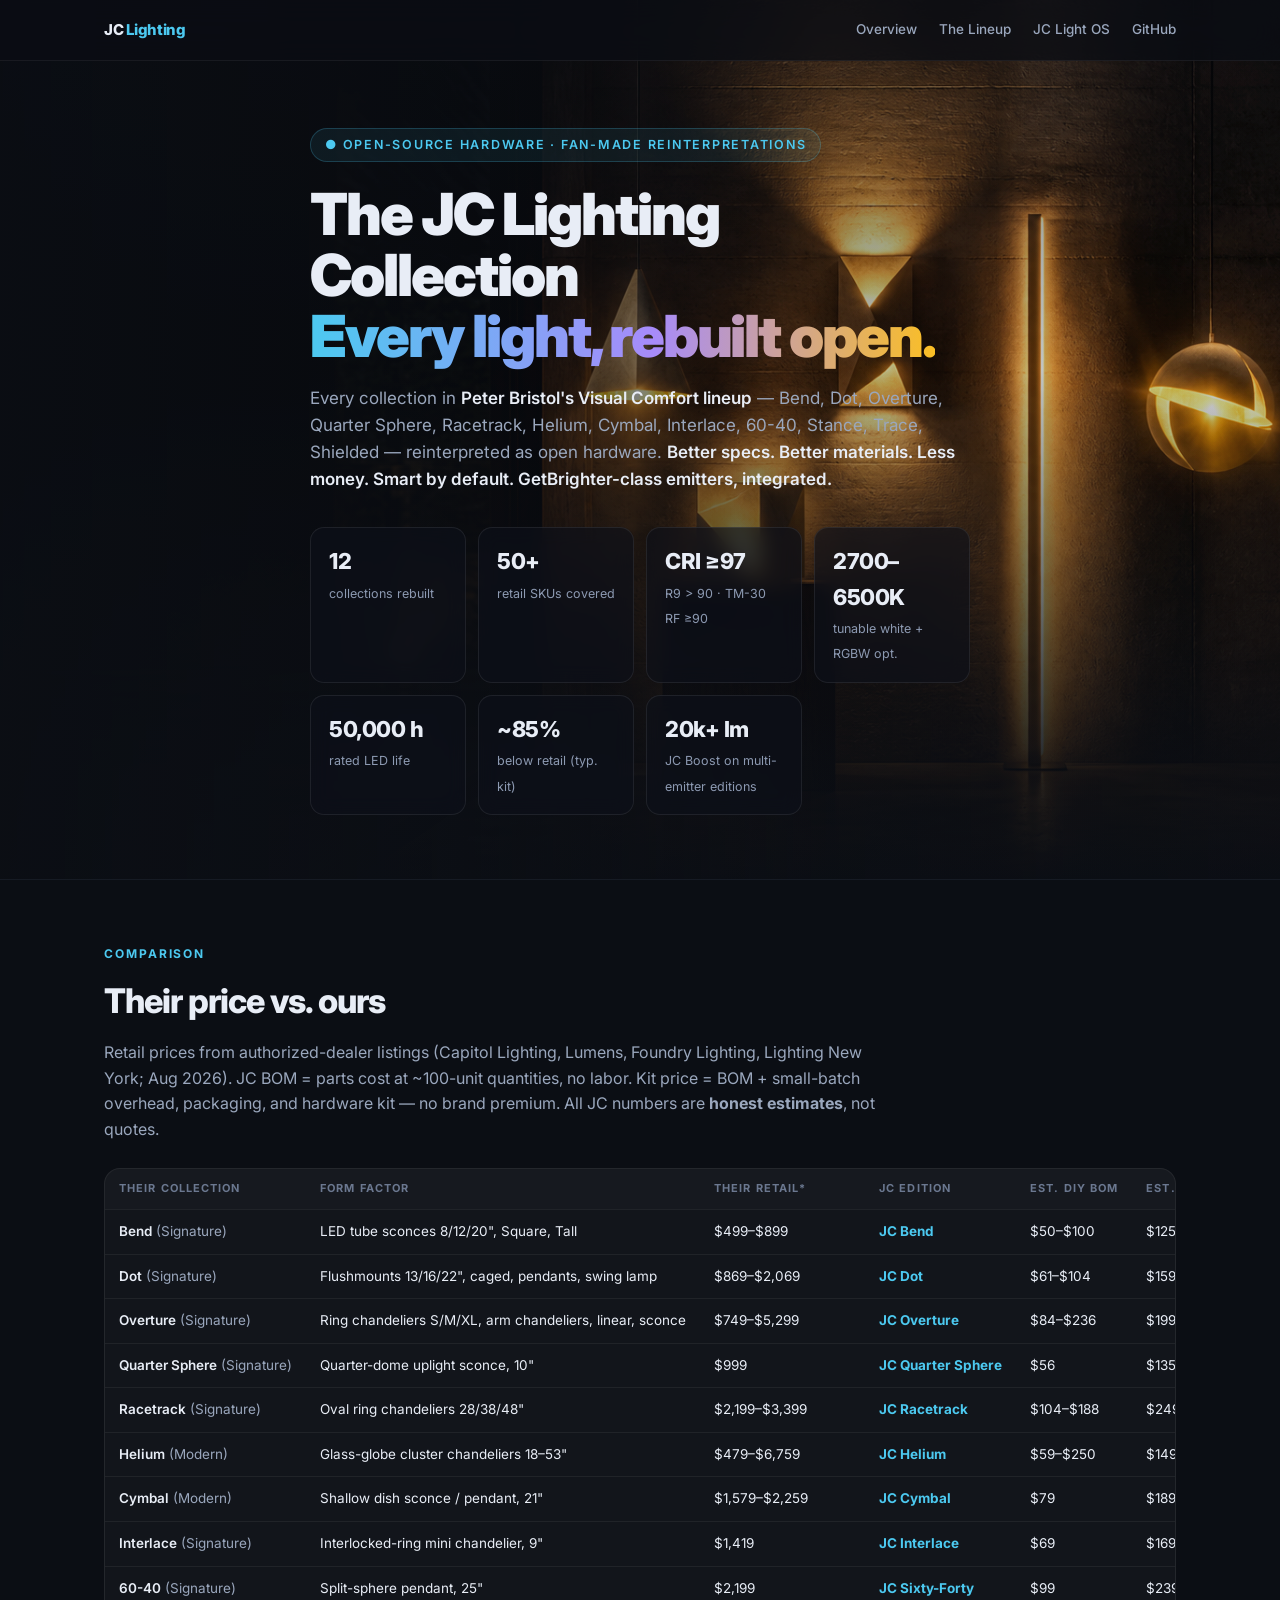
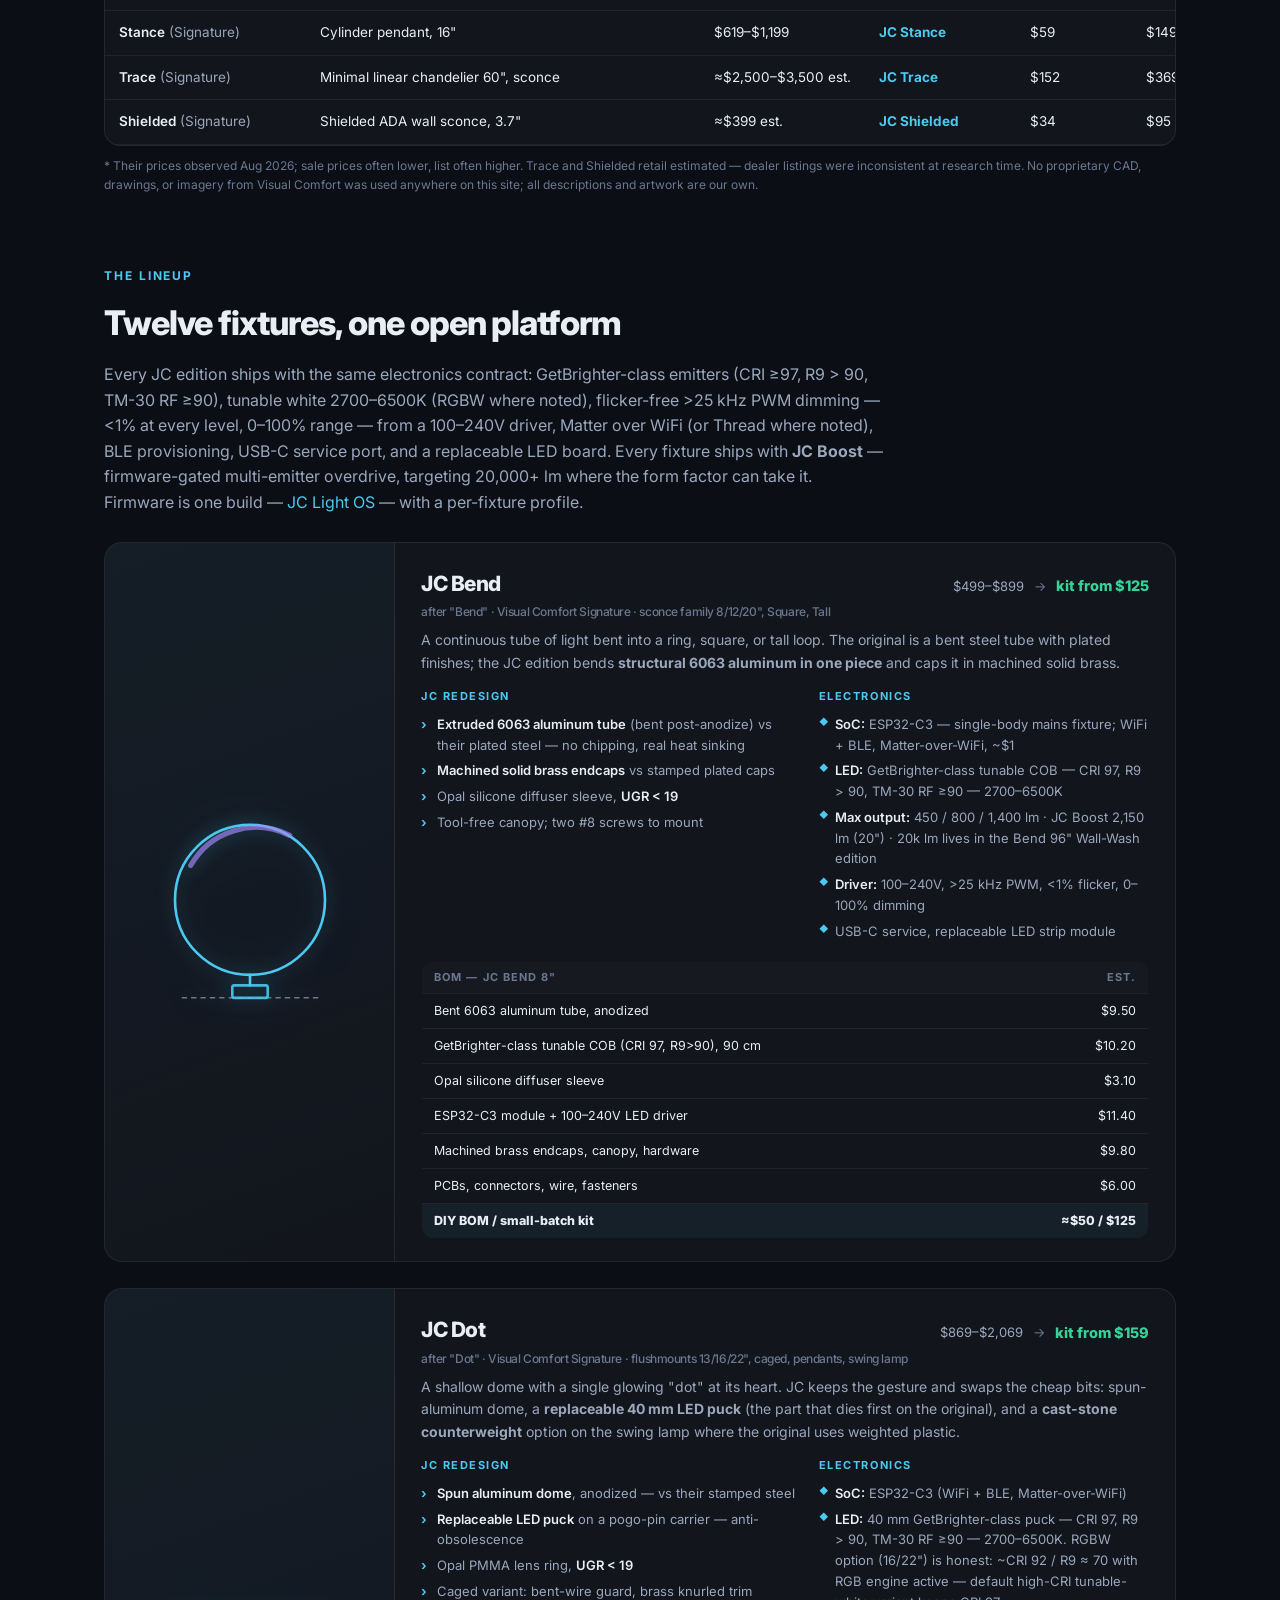
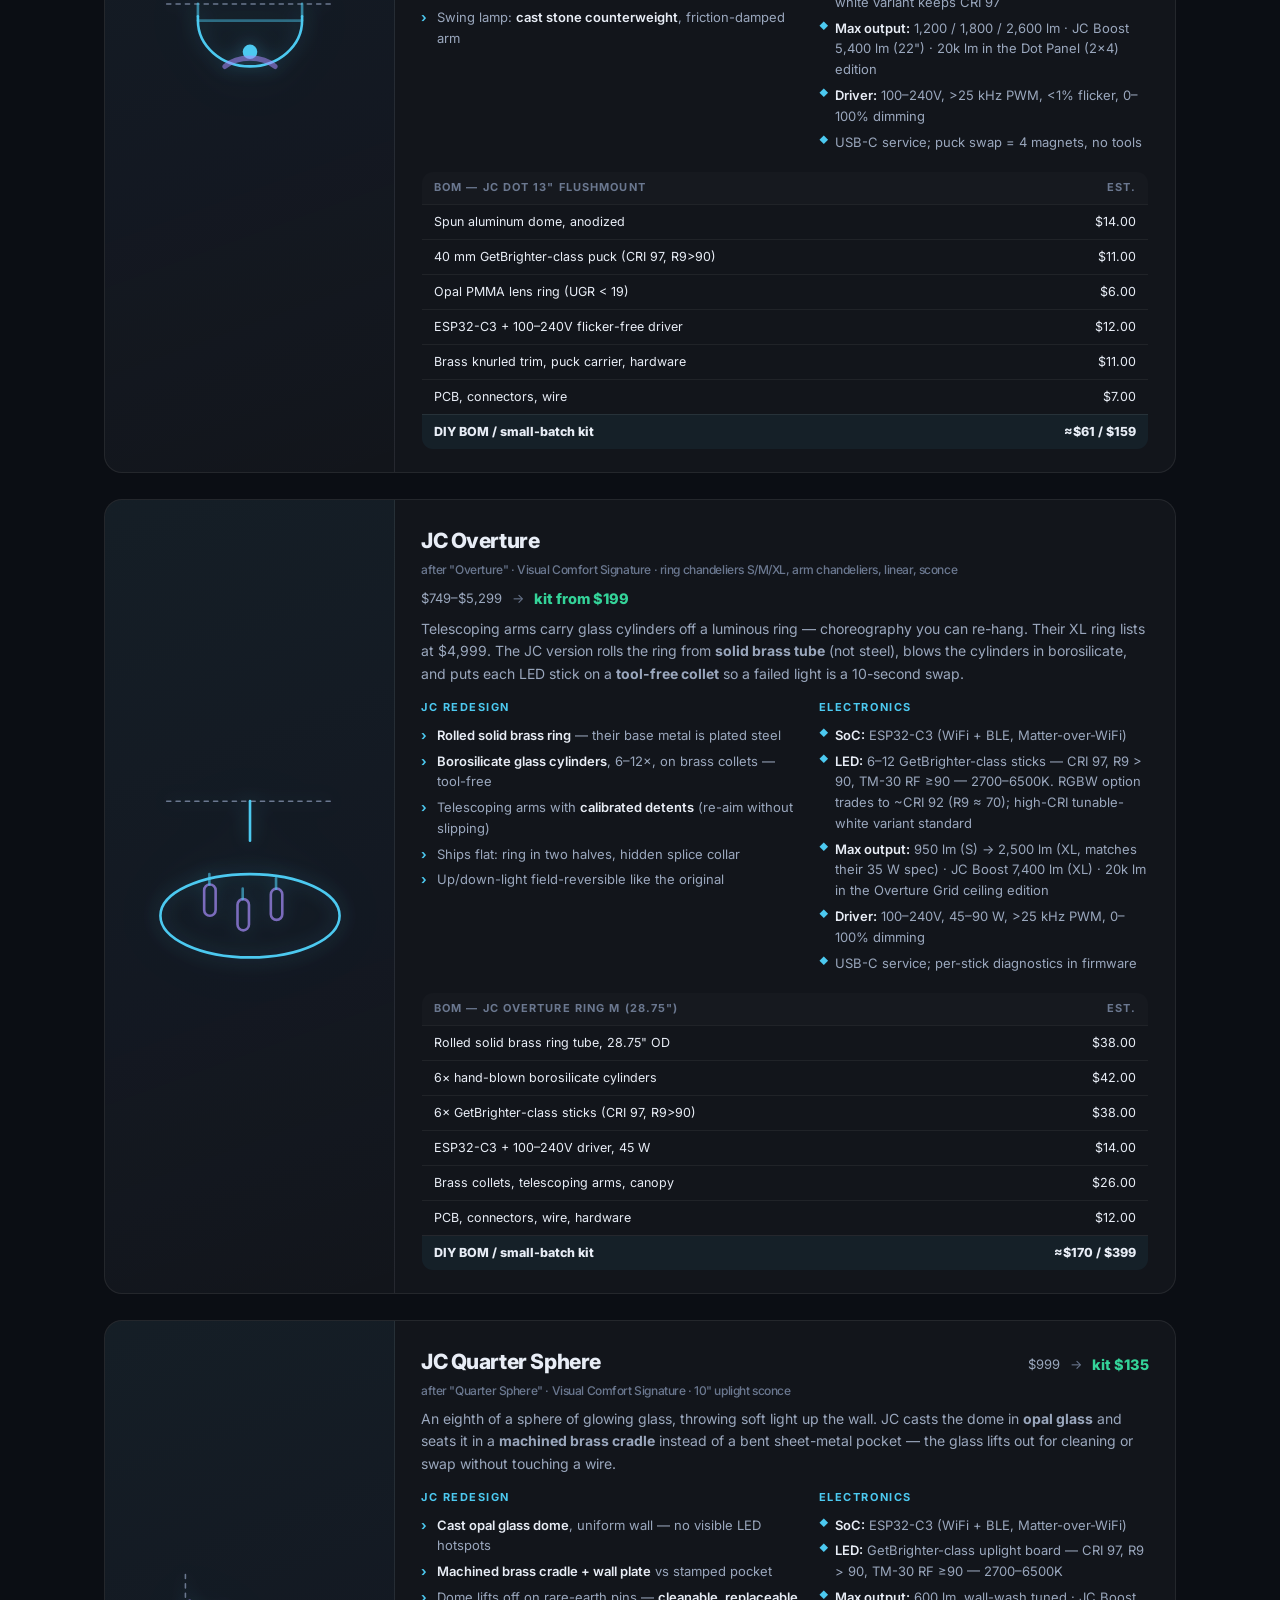
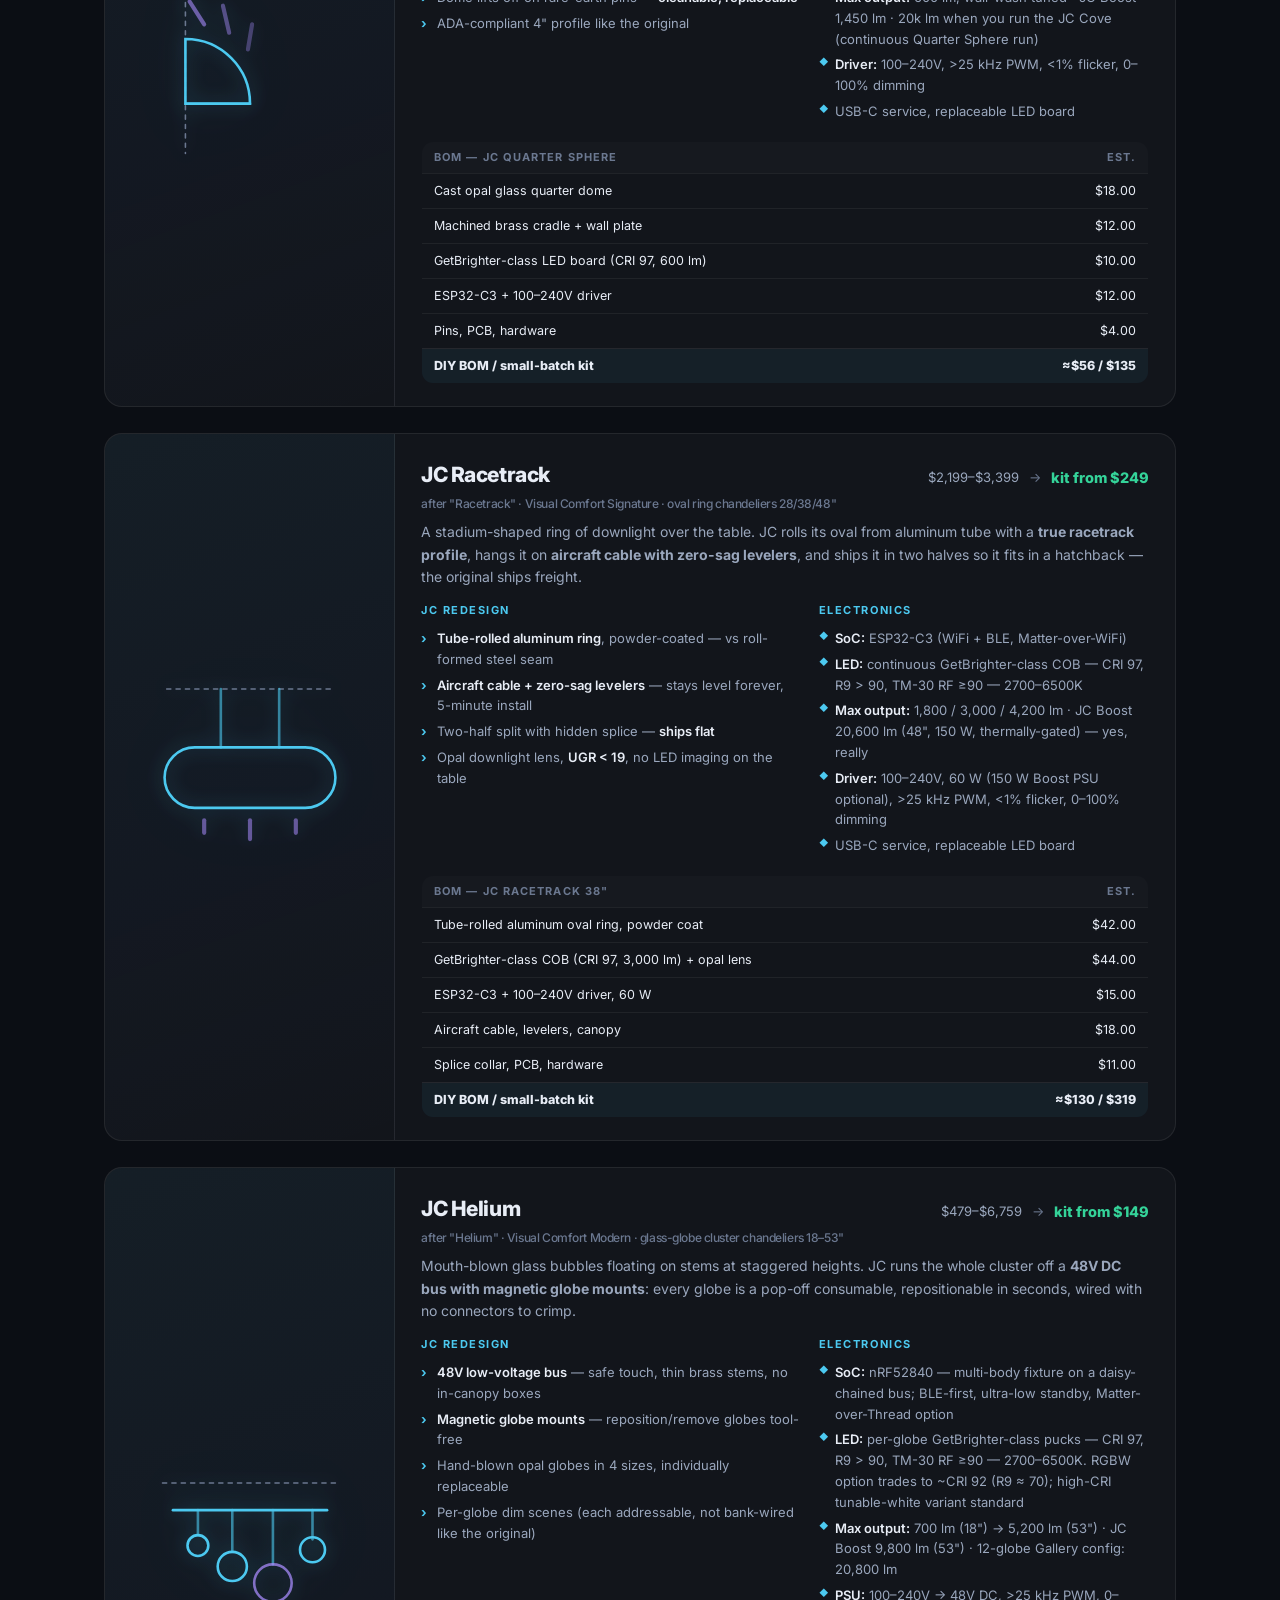
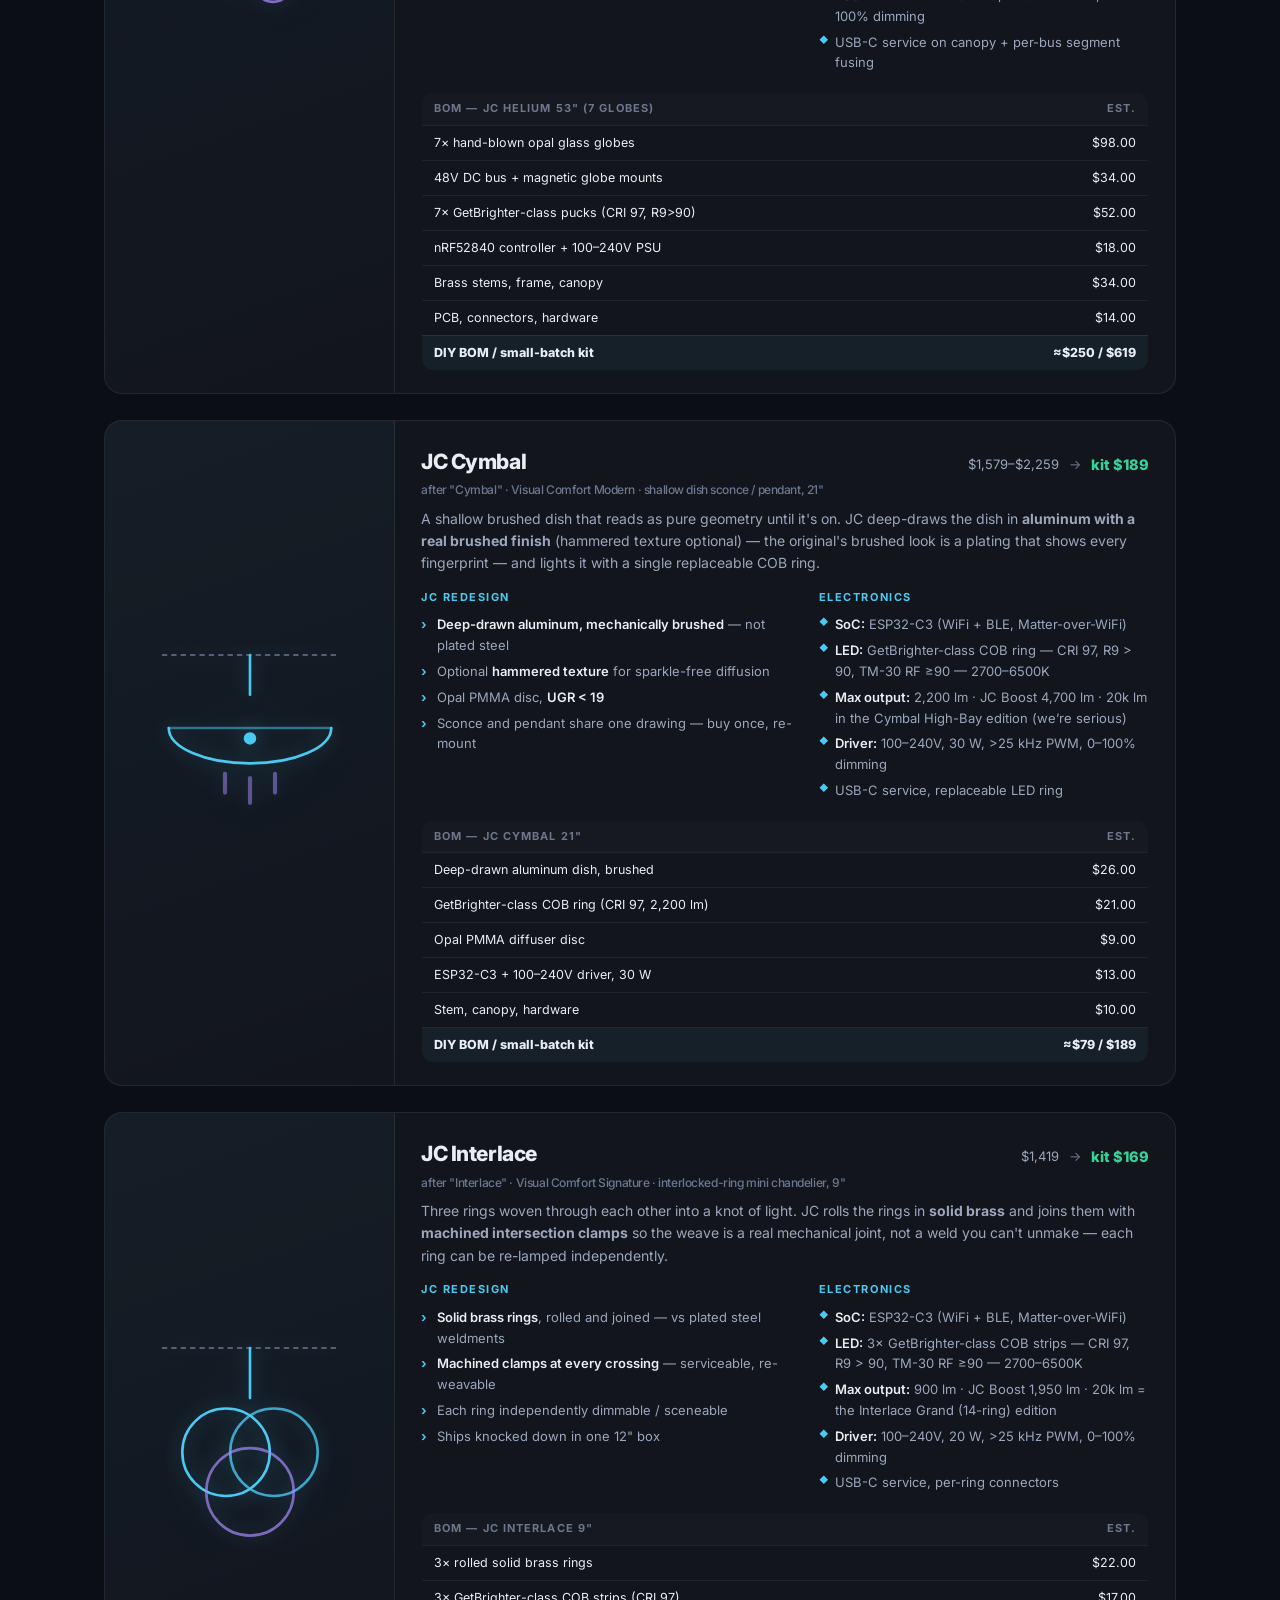
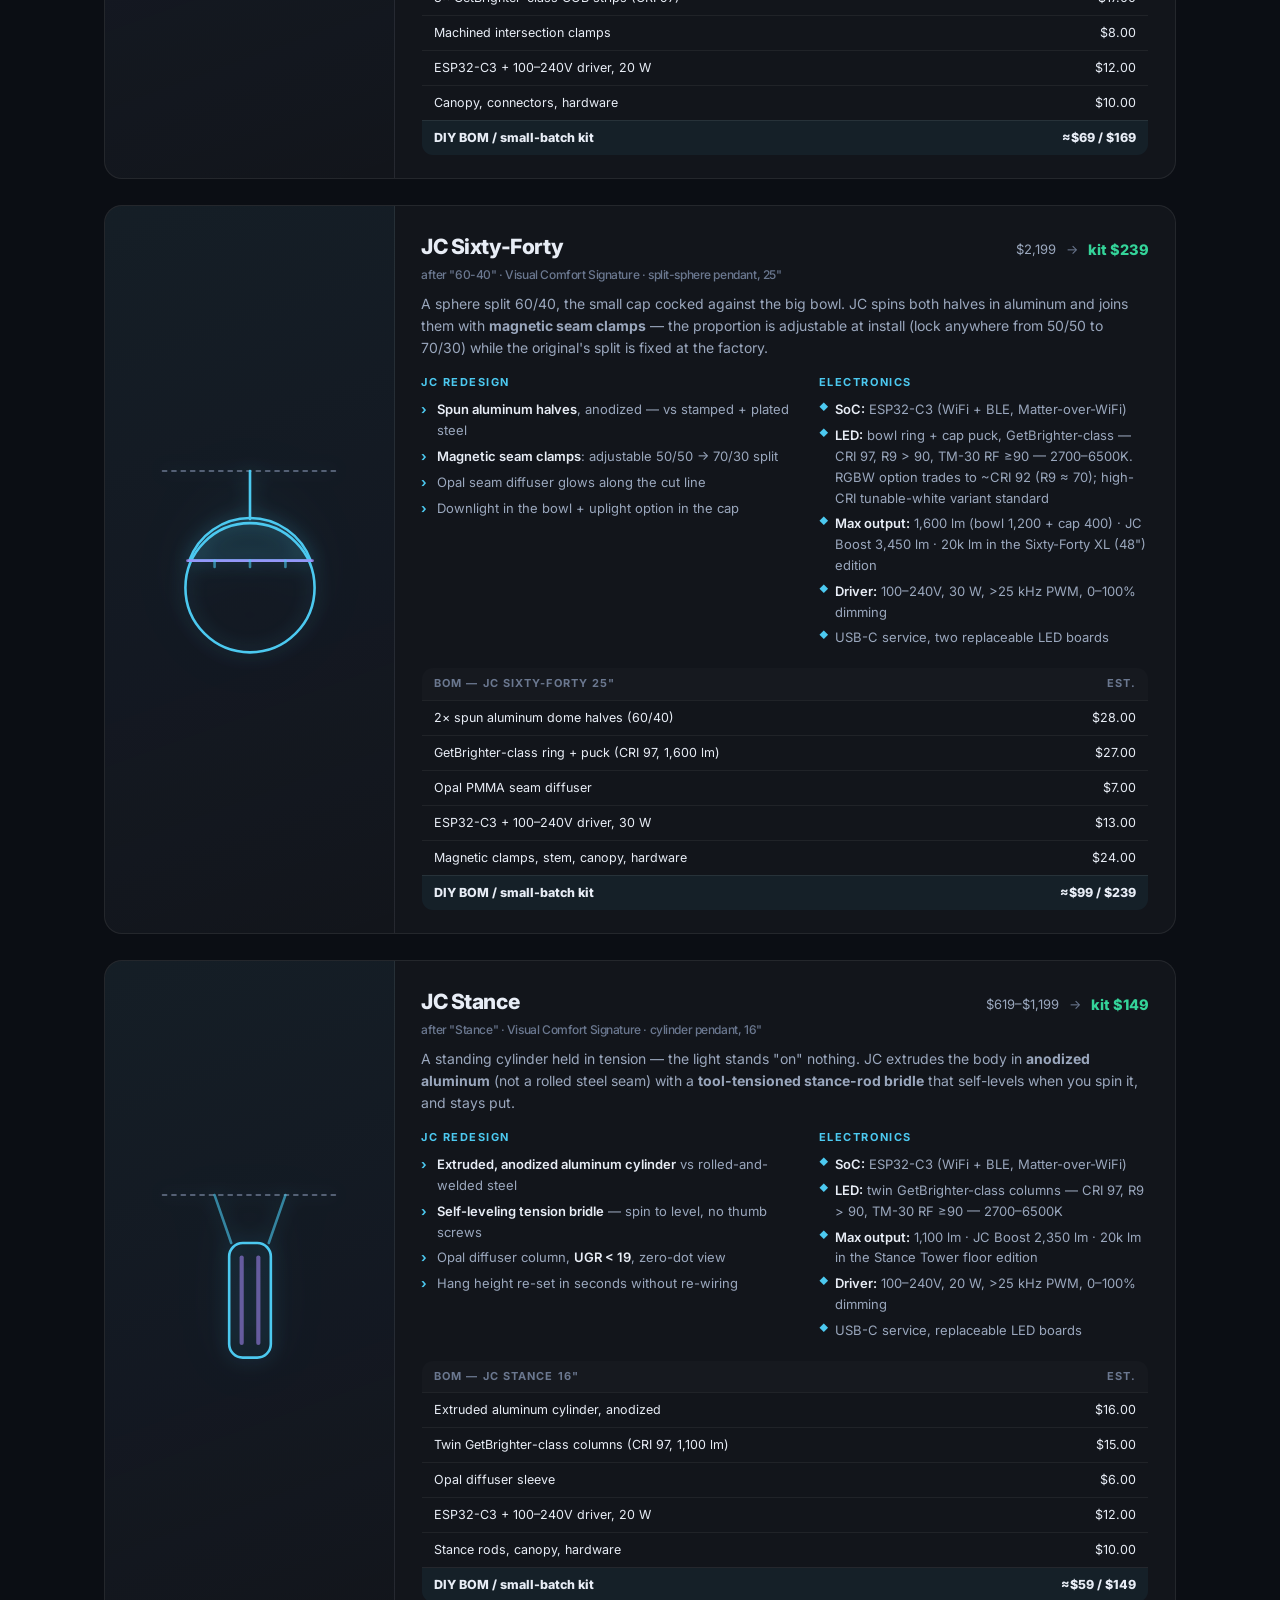
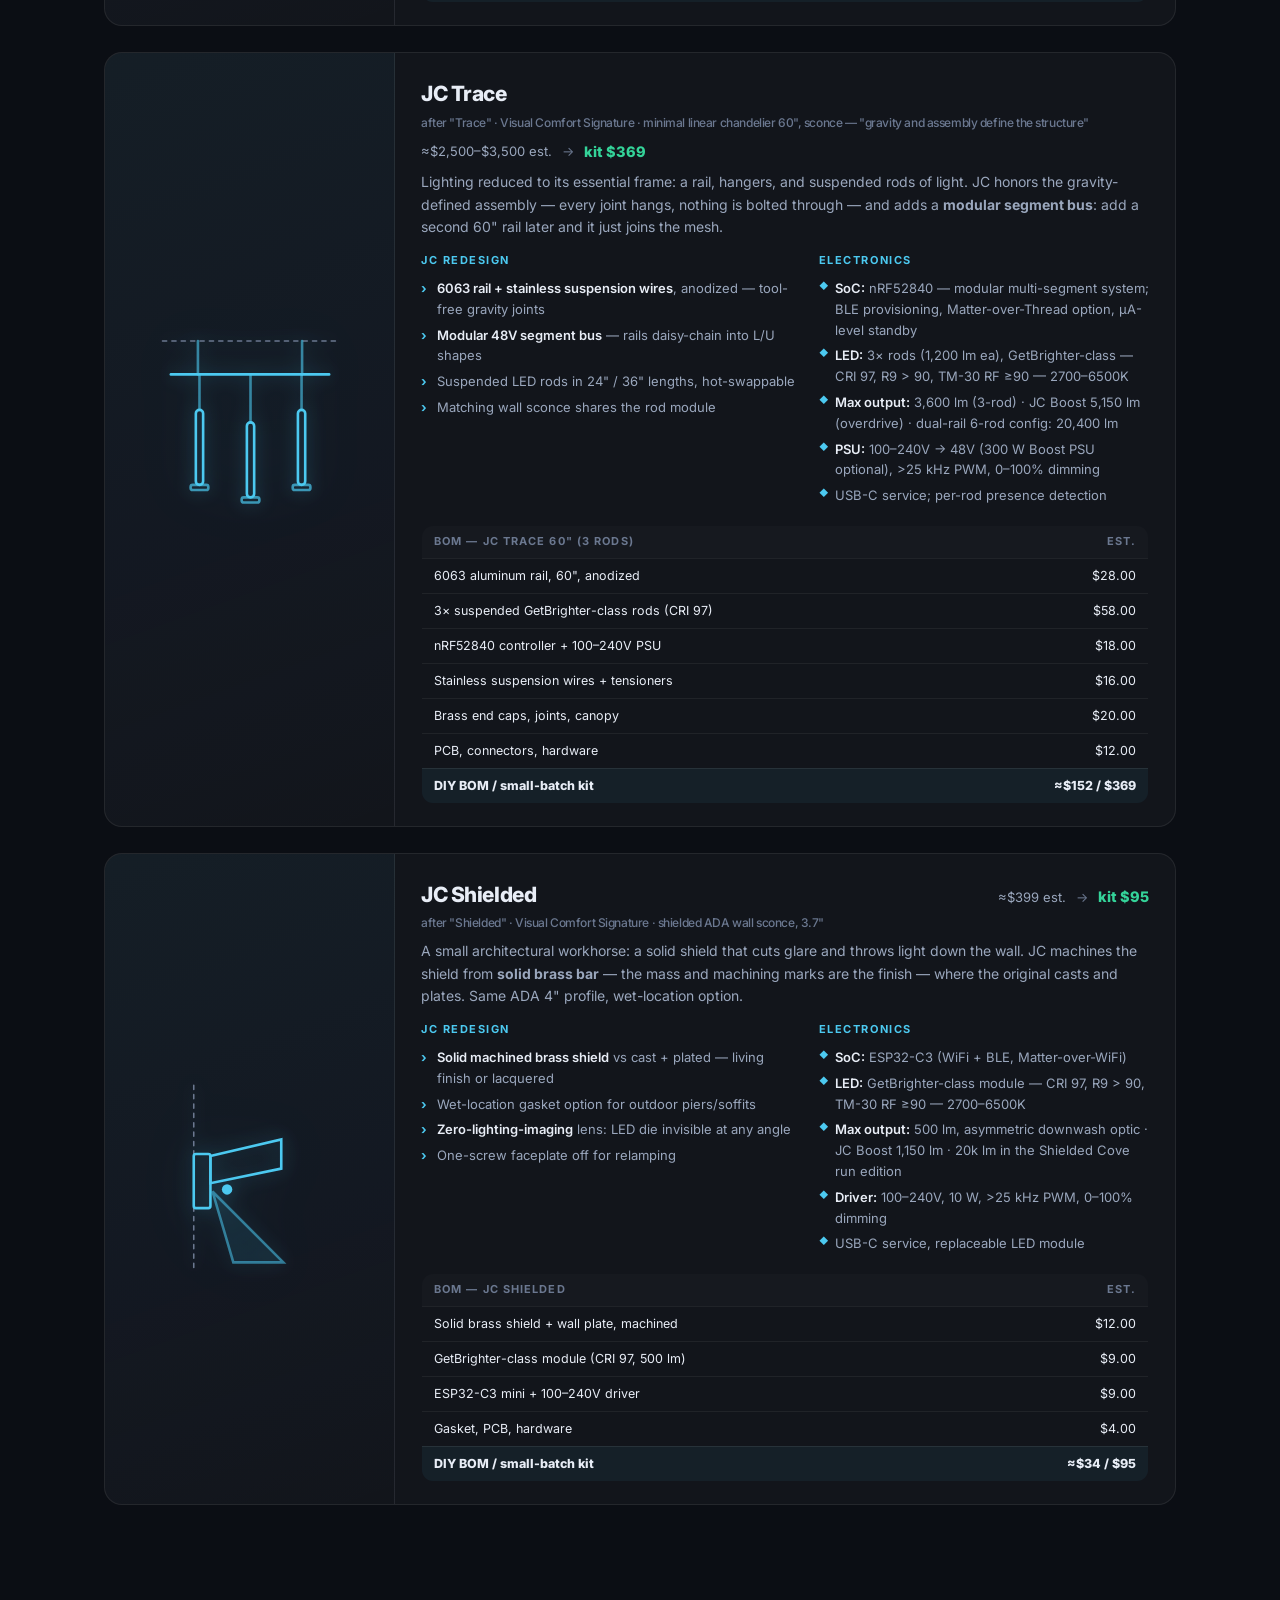
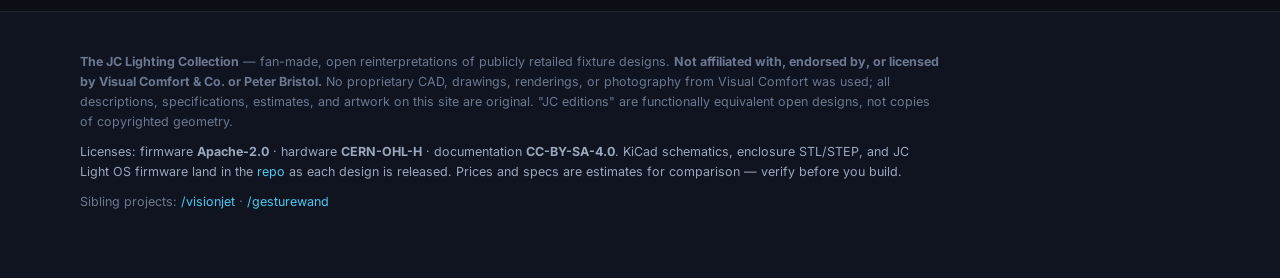
<file: index.html>
<!DOCTYPE html>
<html lang="en">
<head>
<meta charset="UTF-8">
<meta name="viewport" content="width=device-width, initial-scale=1.0">
<title>The JC Lighting Collection — Peter Bristol's Visual Comfort collection, rebuilt open</title>
<meta name="description" content="Open-source reinterpretations of every light in Peter Bristol's Visual Comfort collection. Better specs, better materials, less money, smart by default. KiCad, STL/STEP, Apache-2.0 firmware, CERN-OHL-H hardware.">
<link rel="icon" type="image/png" href="favicon.png">
<meta property="og:title" content="The JC Lighting Collection — every light, rebuilt open">
<meta property="og:description" content="Peter Bristol's Visual Comfort collection rebuilt as open hardware. GetBrighter-class emitters integrated, better materials, ~85% less. Smart by default.">
<meta property="og:image" content="https://jerbotclaw-max.github.io/jc-lighting/hero.png">
<meta property="og:url" content="https://jerbotclaw-max.github.io/jc-lighting/">
<meta name="twitter:card" content="summary_large_image">
<meta name="twitter:image" content="https://jerbotclaw-max.github.io/jc-lighting/hero.png">
<link rel="preconnect" href="https://fonts.googleapis.com">
<link rel="preconnect" href="https://fonts.gstatic.com" crossorigin>
<link href="https://fonts.googleapis.com/css2?family=Inter:wght@400;500;600;700;800;900&display=swap" rel="stylesheet">
<link rel="stylesheet" href="styles.css">
</head>
<body>

<nav>
  <div class="nav-inner">
    <div class="nav-brand">JC <span>Lighting</span></div>
    <div class="nav-links">
      <a href="#overview">Overview</a>
      <a href="#lineup">The Lineup</a>
      <a href="lightos.html">JC Light OS</a>
      <a href="https://github.com/jerbotclaw-max/jc-lighting">GitHub</a>
    </div>
  </div>
</nav>

<header class="hero-photo">
  <img class="hero-img" src="hero.png" alt="Dark architectural interior with five glowing geometric JC fixtures — pendant, sconces, light column, and sphere">
  <div class="hero-overlay"></div>
  <div class="hero-inner">
    <div class="hero-kicker">● Open-source hardware · fan-made reinterpretations</div>
    <h1>The JC Lighting Collection<br><span class="grad">Every light, rebuilt open.</span></h1>
    <p class="hero-sub">Every collection in <strong>Peter Bristol's Visual Comfort lineup</strong> — Bend, Dot, Overture, Quarter Sphere, Racetrack, Helium, Cymbal, Interlace, 60-40, Stance, Trace, Shielded — reinterpreted as open hardware. <strong>Better specs. Better materials. Less money. Smart by default. GetBrighter-class emitters, integrated.</strong></p>
    <div class="stat-grid">
      <div class="stat"><b>12</b><span>collections rebuilt</span></div>
      <div class="stat"><b>50+</b><span>retail SKUs covered</span></div>
      <div class="stat"><b>CRI ≥97</b><span>R9 &gt; 90 · TM-30 RF ≥90</span></div>
      <div class="stat"><b>2700–6500K</b><span>tunable white + RGBW opt.</span></div>
      <div class="stat"><b>50,000 h</b><span>rated LED life</span></div>
      <div class="stat"><b>~85%</b><span>below retail (typ. kit)</span></div>
      <div class="stat"><b>20k+ lm</b><span>JC Boost on multi-emitter editions</span></div>
    </div>
  </div>
</header>

<section id="overview">
  <div class="kicker">Comparison</div>
  <h2>Their price vs. ours</h2>
  <p class="section-sub">Retail prices from authorized-dealer listings (Capitol Lighting, Lumens, Foundry Lighting, Lighting New York; Aug 2026). JC BOM = parts cost at ~100-unit quantities, no labor. Kit price = BOM + small-batch overhead, packaging, and hardware kit — no brand premium. All JC numbers are <b>honest estimates</b>, not quotes.</p>
  <div class="table-wrap">
  <table>
    <thead><tr><th>Their collection</th><th>Form factor</th><th>Their retail*</th><th>JC edition</th><th>Est. DIY BOM</th><th>Est. kit</th><th>Typ. saving</th><th>SoC</th></tr></thead>
    <tbody>
      <tr><td><span class="name">Bend</span> <span class="them">(Signature)</span></td><td>LED tube sconces 8/12/20", Square, Tall</td><td class="them">$499–$899</td><td><span class="jc">JC Bend</span></td><td>$50–$100</td><td>$125–$249</td><td class="save">~75%</td><td>ESP32-C3</td></tr>
      <tr><td><span class="name">Dot</span> <span class="them">(Signature)</span></td><td>Flushmounts 13/16/22", caged, pendants, swing lamp</td><td class="them">$869–$2,069</td><td><span class="jc">JC Dot</span></td><td>$61–$104</td><td>$159–$259</td><td class="save">~82%</td><td>ESP32-C3</td></tr>
      <tr><td><span class="name">Overture</span> <span class="them">(Signature)</span></td><td>Ring chandeliers S/M/XL, arm chandeliers, linear, sconce</td><td class="them">$749–$5,299</td><td><span class="jc">JC Overture</span></td><td>$84–$236</td><td>$199–$569</td><td class="save">~89%</td><td>ESP32-C3</td></tr>
      <tr><td><span class="name">Quarter Sphere</span> <span class="them">(Signature)</span></td><td>Quarter-dome uplight sconce, 10"</td><td class="them">$999</td><td><span class="jc">JC Quarter Sphere</span></td><td>$56</td><td>$135</td><td class="save">~86%</td><td>ESP32-C3</td></tr>
      <tr><td><span class="name">Racetrack</span> <span class="them">(Signature)</span></td><td>Oval ring chandeliers 28/38/48"</td><td class="them">$2,199–$3,399</td><td><span class="jc">JC Racetrack</span></td><td>$104–$188</td><td>$249–$459</td><td class="save">~86%</td><td>ESP32-C3</td></tr>
      <tr><td><span class="name">Helium</span> <span class="them">(Modern)</span></td><td>Glass-globe cluster chandeliers 18–53"</td><td class="them">$479–$6,759</td><td><span class="jc">JC Helium</span></td><td>$59–$250</td><td>$149–$619</td><td class="save">~86%</td><td>nRF52840</td></tr>
      <tr><td><span class="name">Cymbal</span> <span class="them">(Modern)</span></td><td>Shallow dish sconce / pendant, 21"</td><td class="them">$1,579–$2,259</td><td><span class="jc">JC Cymbal</span></td><td>$79</td><td>$189</td><td class="save">~88%</td><td>ESP32-C3</td></tr>
      <tr><td><span class="name">Interlace</span> <span class="them">(Signature)</span></td><td>Interlocked-ring mini chandelier, 9"</td><td class="them">$1,419</td><td><span class="jc">JC Interlace</span></td><td>$69</td><td>$169</td><td class="save">~88%</td><td>ESP32-C3</td></tr>
      <tr><td><span class="name">60-40</span> <span class="them">(Signature)</span></td><td>Split-sphere pendant, 25"</td><td class="them">$2,199</td><td><span class="jc">JC Sixty-Forty</span></td><td>$99</td><td>$239</td><td class="save">~89%</td><td>ESP32-C3</td></tr>
      <tr><td><span class="name">Stance</span> <span class="them">(Signature)</span></td><td>Cylinder pendant, 16"</td><td class="them">$619–$1,199</td><td><span class="jc">JC Stance</span></td><td>$59</td><td>$149</td><td class="save">~87%</td><td>ESP32-C3</td></tr>
      <tr><td><span class="name">Trace</span> <span class="them">(Signature)</span></td><td>Minimal linear chandelier 60", sconce</td><td class="them">≈$2,500–$3,500 est.</td><td><span class="jc">JC Trace</span></td><td>$152</td><td>$369</td><td class="save">~88%</td><td>nRF52840</td></tr>
      <tr><td><span class="name">Shielded</span> <span class="them">(Signature)</span></td><td>Shielded ADA wall sconce, 3.7"</td><td class="them">≈$399 est.</td><td><span class="jc">JC Shielded</span></td><td>$34</td><td>$95</td><td class="save">~76%</td><td>ESP32-C3</td></tr>
    </tbody>
  </table>
  </div>
  <p class="note">* Their prices observed Aug 2026; sale prices often lower, list often higher. Trace and Shielded retail estimated — dealer listings were inconsistent at research time. No proprietary CAD, drawings, or imagery from Visual Comfort was used anywhere on this site; all descriptions and artwork are our own.</p>
</section>

<section id="lineup">
  <div class="kicker">The Lineup</div>
  <h2>Twelve fixtures, one open platform</h2>
  <p class="section-sub">Every JC edition ships with the same electronics contract: GetBrighter-class emitters (CRI ≥97, R9 &gt; 90, TM-30 RF ≥90), tunable white 2700–6500K (RGBW where noted), flicker-free &gt;25 kHz PWM dimming — &lt;1% at every level, 0–100% range — from a 100–240V driver, Matter over WiFi (or Thread where noted), BLE provisioning, USB-C service port, and a replaceable LED board. Every fixture ships with <b>JC Boost</b> — firmware-gated multi-emitter overdrive, targeting 20,000+ lm where the form factor can take it. Firmware is one build — <a href="lightos.html">JC Light OS</a> — with a per-fixture profile.</p>

  <!-- ============ BEND ============ -->
  <article class="fixture" id="bend">
    <div class="fixture-media">
      <svg viewBox="0 0 240 240" fill="none" stroke="#4cc9f0" stroke-width="2.5" stroke-linecap="round">
        <line x1="55" y1="212" x2="185" y2="212" stroke="#6b7890" stroke-width="1.5" stroke-dasharray="4 5"/>
        <rect x="103" y="200" width="34" height="12" rx="2" stroke-opacity=".9"/>
        <circle cx="120" cy="118" r="72"/>
        <path d="M 63 85 A 72 72 0 0 1 158 56" stroke="#a78bfa" stroke-opacity=".65" stroke-width="5"/>
        <line x1="120" y1="190" x2="120" y2="200"/>
      </svg>
    </div>
    <div class="fixture-body">
      <div class="fixture-head">
        <h3>JC Bend <span class="fixture-orig">after "Bend" · Visual Comfort Signature · sconce family 8/12/20", Square, Tall</span></h3>
        <div class="price-row"><span class="price-them">$499–$899</span><span class="arrow">→</span><span class="price-jc">kit from $125</span></div>
      </div>
      <p class="fixture-desc">A continuous tube of light bent into a ring, square, or tall loop. The original is a bent steel tube with plated finishes; the JC edition bends <b>structural 6063 aluminum in one piece</b> and caps it in machined solid brass.</p>
      <div class="cols">
        <div>
          <h4>JC redesign</h4>
          <ul>
            <li><b>Extruded 6063 aluminum tube</b> (bent post-anodize) vs their plated steel — no chipping, real heat sinking</li>
            <li><b>Machined solid brass endcaps</b> vs stamped plated caps</li>
            <li>Opal silicone diffuser sleeve, <b>UGR &lt; 19</b></li>
            <li>Tool-free canopy; two #8 screws to mount</li>
          </ul>
        </div>
        <div>
          <h4>Electronics</h4>
          <ul class="specs">
            <li><b>SoC:</b> ESP32-C3 — single-body mains fixture; WiFi + BLE, Matter-over-WiFi, ~$1</li>
            <li><b>LED:</b> GetBrighter-class tunable COB — CRI 97, R9 &gt; 90, TM-30 RF ≥90 — 2700–6500K</li>
            <li><b>Max output:</b> 450 / 800 / 1,400 lm · JC Boost 2,150 lm (20") · 20k lm lives in the Bend 96" Wall-Wash edition</li>
            <li><b>Driver:</b> 100–240V, &gt;25 kHz PWM, &lt;1% flicker, 0–100% dimming</li>
            <li>USB-C service, replaceable LED strip module</li>
          </ul>
        </div>
      </div>
      <table class="bom">
        <thead><tr><th>BOM — JC Bend 8"</th><th>Est.</th></tr></thead>
        <tbody>
          <tr><td>Bent 6063 aluminum tube, anodized</td><td>$9.50</td></tr>
          <tr><td>GetBrighter-class tunable COB (CRI 97, R9&gt;90), 90 cm</td><td>$10.20</td></tr>
          <tr><td>Opal silicone diffuser sleeve</td><td>$3.10</td></tr>
          <tr><td>ESP32-C3 module + 100–240V LED driver</td><td>$11.40</td></tr>
          <tr><td>Machined brass endcaps, canopy, hardware</td><td>$9.80</td></tr>
          <tr><td>PCBs, connectors, wire, fasteners</td><td>$6.00</td></tr>
        </tbody>
        <tfoot><tr><td>DIY BOM / small-batch kit</td><td>≈$50 / $125</td></tr></tfoot>
      </table>
    </div>
  </article>

  <!-- ============ DOT ============ -->
  <article class="fixture" id="dot">
    <div class="fixture-media">
      <svg viewBox="0 0 240 240" fill="none" stroke="#4cc9f0" stroke-width="2.5" stroke-linecap="round">
        <line x1="40" y1="46" x2="200" y2="46" stroke="#6b7890" stroke-width="1.5" stroke-dasharray="4 5"/>
        <line x1="70" y1="46" x2="70" y2="58" stroke-opacity=".6"/><line x1="170" y1="46" x2="170" y2="58" stroke-opacity=".6"/>
        <path d="M 70 58 L 70 62 A 50 44 0 0 0 170 62 L 170 58"/>
        <line x1="70" y1="62" x2="170" y2="62" stroke-opacity=".45"/>
        <circle cx="120" cy="92" r="7" fill="#4cc9f0" stroke="none"/>
        <path d="M 96 106 A 30 20 0 0 1 144 106" stroke="#a78bfa" stroke-opacity=".55" stroke-width="5"/>
      </svg>
    </div>
    <div class="fixture-body">
      <div class="fixture-head">
        <h3>JC Dot <span class="fixture-orig">after "Dot" · Visual Comfort Signature · flushmounts 13/16/22", caged, pendants, swing lamp</span></h3>
        <div class="price-row"><span class="price-them">$869–$2,069</span><span class="arrow">→</span><span class="price-jc">kit from $159</span></div>
      </div>
      <p class="fixture-desc">A shallow dome with a single glowing "dot" at its heart. JC keeps the gesture and swaps the cheap bits: spun-aluminum dome, a <b>replaceable 40 mm LED puck</b> (the part that dies first on the original), and a <b>cast-stone counterweight</b> option on the swing lamp where the original uses weighted plastic.</p>
      <div class="cols">
        <div>
          <h4>JC redesign</h4>
          <ul>
            <li><b>Spun aluminum dome</b>, anodized — vs their stamped steel</li>
            <li><b>Replaceable LED puck</b> on a pogo-pin carrier — anti-obsolescence</li>
            <li>Opal PMMA lens ring, <b>UGR &lt; 19</b></li>
            <li>Caged variant: bent-wire guard, brass knurled trim</li>
            <li>Swing lamp: <b>cast stone counterweight</b>, friction-damped arm</li>
          </ul>
        </div>
        <div>
          <h4>Electronics</h4>
          <ul class="specs">
            <li><b>SoC:</b> ESP32-C3 (WiFi + BLE, Matter-over-WiFi)</li>
            <li><b>LED:</b> 40 mm GetBrighter-class puck — CRI 97, R9 &gt; 90, TM-30 RF ≥90 — 2700–6500K. RGBW option (16/22") is honest: ~CRI 92 / R9 ≈ 70 with RGB engine active — default high-CRI tunable-white variant keeps CRI 97</li>
            <li><b>Max output:</b> 1,200 / 1,800 / 2,600 lm · JC Boost 5,400 lm (22") · 20k lm in the Dot Panel (2×4) edition</li>
            <li><b>Driver:</b> 100–240V, &gt;25 kHz PWM, &lt;1% flicker, 0–100% dimming</li>
            <li>USB-C service; puck swap = 4 magnets, no tools</li>
          </ul>
        </div>
      </div>
      <table class="bom">
        <thead><tr><th>BOM — JC Dot 13" flushmount</th><th>Est.</th></tr></thead>
        <tbody>
          <tr><td>Spun aluminum dome, anodized</td><td>$14.00</td></tr>
          <tr><td>40 mm GetBrighter-class puck (CRI 97, R9&gt;90)</td><td>$11.00</td></tr>
          <tr><td>Opal PMMA lens ring (UGR &lt; 19)</td><td>$6.00</td></tr>
          <tr><td>ESP32-C3 + 100–240V flicker-free driver</td><td>$12.00</td></tr>
          <tr><td>Brass knurled trim, puck carrier, hardware</td><td>$11.00</td></tr>
          <tr><td>PCB, connectors, wire</td><td>$7.00</td></tr>
        </tbody>
        <tfoot><tr><td>DIY BOM / small-batch kit</td><td>≈$61 / $159</td></tr></tfoot>
      </table>
    </div>
  </article>

  <!-- ============ OVERTURE ============ -->
  <article class="fixture" id="overture">
    <div class="fixture-media">
      <svg viewBox="0 0 240 240" fill="none" stroke="#4cc9f0" stroke-width="2.5" stroke-linecap="round">
        <line x1="40" y1="28" x2="200" y2="28" stroke="#6b7890" stroke-width="1.5" stroke-dasharray="4 5"/>
        <line x1="120" y1="28" x2="120" y2="66"/>
        <ellipse cx="120" cy="138" rx="86" ry="40"/>
        <rect x="76" y="108" width="11" height="30" rx="5.5" stroke="#a78bfa" stroke-opacity=".7"/>
        <rect x="108" y="122" width="11" height="30" rx="5.5" stroke="#a78bfa" stroke-opacity=".7"/>
        <rect x="140" y="112" width="11" height="30" rx="5.5" stroke="#a78bfa" stroke-opacity=".7"/>
        <line x1="81" y1="108" x2="81" y2="98" stroke-opacity=".6"/><line x1="113" y1="122" x2="113" y2="112" stroke-opacity=".6"/><line x1="145" y1="112" x2="145" y2="102" stroke-opacity=".6"/>
      </svg>
    </div>
    <div class="fixture-body">
      <div class="fixture-head">
        <h3>JC Overture <span class="fixture-orig">after "Overture" · Visual Comfort Signature · ring chandeliers S/M/XL, arm chandeliers, linear, sconce</span></h3>
        <div class="price-row"><span class="price-them">$749–$5,299</span><span class="arrow">→</span><span class="price-jc">kit from $199</span></div>
      </div>
      <p class="fixture-desc">Telescoping arms carry glass cylinders off a luminous ring — choreography you can re-hang. Their XL ring lists at $4,999. The JC version rolls the ring from <b>solid brass tube</b> (not steel), blows the cylinders in borosilicate, and puts each LED stick on a <b>tool-free collet</b> so a failed light is a 10-second swap.</p>
      <div class="cols">
        <div>
          <h4>JC redesign</h4>
          <ul>
            <li><b>Rolled solid brass ring</b> — their base metal is plated steel</li>
            <li><b>Borosilicate glass cylinders</b>, 6–12×, on brass collets — tool-free</li>
            <li>Telescoping arms with <b>calibrated detents</b> (re-aim without slipping)</li>
            <li>Ships flat: ring in two halves, hidden splice collar</li>
            <li>Up/down-light field-reversible like the original</li>
          </ul>
        </div>
        <div>
          <h4>Electronics</h4>
          <ul class="specs">
            <li><b>SoC:</b> ESP32-C3 (WiFi + BLE, Matter-over-WiFi)</li>
            <li><b>LED:</b> 6–12 GetBrighter-class sticks — CRI 97, R9 &gt; 90, TM-30 RF ≥90 — 2700–6500K. RGBW option trades to ~CRI 92 (R9 ≈ 70); high-CRI tunable-white variant standard</li>
            <li><b>Max output:</b> 950 lm (S) → 2,500 lm (XL, matches their 35 W spec) · JC Boost 7,400 lm (XL) · 20k lm in the Overture Grid ceiling edition</li>
            <li><b>Driver:</b> 100–240V, 45–90 W, &gt;25 kHz PWM, 0–100% dimming</li>
            <li>USB-C service; per-stick diagnostics in firmware</li>
          </ul>
        </div>
      </div>
      <table class="bom">
        <thead><tr><th>BOM — JC Overture Ring M (28.75")</th><th>Est.</th></tr></thead>
        <tbody>
          <tr><td>Rolled solid brass ring tube, 28.75" OD</td><td>$38.00</td></tr>
          <tr><td>6× hand-blown borosilicate cylinders</td><td>$42.00</td></tr>
          <tr><td>6× GetBrighter-class sticks (CRI 97, R9&gt;90)</td><td>$38.00</td></tr>
          <tr><td>ESP32-C3 + 100–240V driver, 45 W</td><td>$14.00</td></tr>
          <tr><td>Brass collets, telescoping arms, canopy</td><td>$26.00</td></tr>
          <tr><td>PCB, connectors, wire, hardware</td><td>$12.00</td></tr>
        </tbody>
        <tfoot><tr><td>DIY BOM / small-batch kit</td><td>≈$170 / $399</td></tr></tfoot>
      </table>
    </div>
  </article>

  <!-- ============ QUARTER SPHERE ============ -->
  <article class="fixture" id="quarter-sphere">
    <div class="fixture-media">
      <svg viewBox="0 0 240 240" fill="none" stroke="#4cc9f0" stroke-width="2.5" stroke-linecap="round">
        <line x1="58" y1="34" x2="58" y2="206" stroke="#6b7890" stroke-width="1.5" stroke-dasharray="4 5"/>
        <path d="M 58 158 L 58 96 A 62 62 0 0 1 120 158 Z"/>
        <line x1="58" y1="158" x2="120" y2="158" stroke-opacity=".45"/>
        <line x1="76" y1="82" x2="62" y2="60" stroke="#a78bfa" stroke-opacity=".6" stroke-width="4"/>
        <line x1="100" y1="90" x2="94" y2="64" stroke="#a78bfa" stroke-opacity=".45" stroke-width="4"/>
        <line x1="118" y1="106" x2="122" y2="82" stroke="#a78bfa" stroke-opacity=".35" stroke-width="4"/>
      </svg>
    </div>
    <div class="fixture-body">
      <div class="fixture-head">
        <h3>JC Quarter Sphere <span class="fixture-orig">after "Quarter Sphere" · Visual Comfort Signature · 10" uplight sconce</span></h3>
        <div class="price-row"><span class="price-them">$999</span><span class="arrow">→</span><span class="price-jc">kit $135</span></div>
      </div>
      <p class="fixture-desc">An eighth of a sphere of glowing glass, throwing soft light up the wall. JC casts the dome in <b>opal glass</b> and seats it in a <b>machined brass cradle</b> instead of a bent sheet-metal pocket — the glass lifts out for cleaning or swap without touching a wire.</p>
      <div class="cols">
        <div>
          <h4>JC redesign</h4>
          <ul>
            <li><b>Cast opal glass dome</b>, uniform wall — no visible LED hotspots</li>
            <li><b>Machined brass cradle + wall plate</b> vs stamped pocket</li>
            <li>Dome lifts off on rare-earth pins — <b>cleanable, replaceable</b></li>
            <li>ADA-compliant 4" profile like the original</li>
          </ul>
        </div>
        <div>
          <h4>Electronics</h4>
          <ul class="specs">
            <li><b>SoC:</b> ESP32-C3 (WiFi + BLE, Matter-over-WiFi)</li>
            <li><b>LED:</b> GetBrighter-class uplight board — CRI 97, R9 &gt; 90, TM-30 RF ≥90 — 2700–6500K</li>
            <li><b>Max output:</b> 600 lm, wall-wash tuned · JC Boost 1,450 lm · 20k lm when you run the JC Cove (continuous Quarter Sphere run)</li>
            <li><b>Driver:</b> 100–240V, &gt;25 kHz PWM, &lt;1% flicker, 0–100% dimming</li>
            <li>USB-C service, replaceable LED board</li>
          </ul>
        </div>
      </div>
      <table class="bom">
        <thead><tr><th>BOM — JC Quarter Sphere</th><th>Est.</th></tr></thead>
        <tbody>
          <tr><td>Cast opal glass quarter dome</td><td>$18.00</td></tr>
          <tr><td>Machined brass cradle + wall plate</td><td>$12.00</td></tr>
          <tr><td>GetBrighter-class LED board (CRI 97, 600 lm)</td><td>$10.00</td></tr>
          <tr><td>ESP32-C3 + 100–240V driver</td><td>$12.00</td></tr>
          <tr><td>Pins, PCB, hardware</td><td>$4.00</td></tr>
        </tbody>
        <tfoot><tr><td>DIY BOM / small-batch kit</td><td>≈$56 / $135</td></tr></tfoot>
      </table>
    </div>
  </article>

  <!-- ============ RACETRACK ============ -->
  <article class="fixture" id="racetrack">
    <div class="fixture-media">
      <svg viewBox="0 0 240 240" fill="none" stroke="#4cc9f0" stroke-width="2.5" stroke-linecap="round">
        <line x1="40" y1="26" x2="200" y2="26" stroke="#6b7890" stroke-width="1.5" stroke-dasharray="4 5"/>
        <line x1="92" y1="26" x2="92" y2="82" stroke-opacity=".6"/><line x1="148" y1="26" x2="148" y2="82" stroke-opacity=".6"/>
        <rect x="38" y="82" width="164" height="58" rx="29"/>
        <line x1="76" y1="152" x2="76" y2="164" stroke="#a78bfa" stroke-opacity=".55" stroke-width="4"/>
        <line x1="120" y1="152" x2="120" y2="170" stroke="#a78bfa" stroke-opacity=".55" stroke-width="4"/>
        <line x1="164" y1="152" x2="164" y2="164" stroke="#a78bfa" stroke-opacity=".55" stroke-width="4"/>
      </svg>
    </div>
    <div class="fixture-body">
      <div class="fixture-head">
        <h3>JC Racetrack <span class="fixture-orig">after "Racetrack" · Visual Comfort Signature · oval ring chandeliers 28/38/48"</span></h3>
        <div class="price-row"><span class="price-them">$2,199–$3,399</span><span class="arrow">→</span><span class="price-jc">kit from $249</span></div>
      </div>
      <p class="fixture-desc">A stadium-shaped ring of downlight over the table. JC rolls its oval from aluminum tube with a <b>true racetrack profile</b>, hangs it on <b>aircraft cable with zero-sag levelers</b>, and ships it in two halves so it fits in a hatchback — the original ships freight.</p>
      <div class="cols">
        <div>
          <h4>JC redesign</h4>
          <ul>
            <li><b>Tube-rolled aluminum ring</b>, powder-coated — vs roll-formed steel seam</li>
            <li><b>Aircraft cable + zero-sag levelers</b> — stays level forever, 5-minute install</li>
            <li>Two-half split with hidden splice — <b>ships flat</b></li>
            <li>Opal downlight lens, <b>UGR &lt; 19</b>, no LED imaging on the table</li>
          </ul>
        </div>
        <div>
          <h4>Electronics</h4>
          <ul class="specs">
            <li><b>SoC:</b> ESP32-C3 (WiFi + BLE, Matter-over-WiFi)</li>
            <li><b>LED:</b> continuous GetBrighter-class COB — CRI 97, R9 &gt; 90, TM-30 RF ≥90 — 2700–6500K</li>
            <li><b>Max output:</b> 1,800 / 3,000 / 4,200 lm · JC Boost 20,600 lm (48", 150 W, thermally-gated) — yes, really</li>
            <li><b>Driver:</b> 100–240V, 60 W (150 W Boost PSU optional), &gt;25 kHz PWM, &lt;1% flicker, 0–100% dimming</li>
            <li>USB-C service, replaceable LED board</li>
          </ul>
        </div>
      </div>
      <table class="bom">
        <thead><tr><th>BOM — JC Racetrack 38"</th><th>Est.</th></tr></thead>
        <tbody>
          <tr><td>Tube-rolled aluminum oval ring, powder coat</td><td>$42.00</td></tr>
          <tr><td>GetBrighter-class COB (CRI 97, 3,000 lm) + opal lens</td><td>$44.00</td></tr>
          <tr><td>ESP32-C3 + 100–240V driver, 60 W</td><td>$15.00</td></tr>
          <tr><td>Aircraft cable, levelers, canopy</td><td>$18.00</td></tr>
          <tr><td>Splice collar, PCB, hardware</td><td>$11.00</td></tr>
        </tbody>
        <tfoot><tr><td>DIY BOM / small-batch kit</td><td>≈$130 / $319</td></tr></tfoot>
      </table>
    </div>
  </article>

  <!-- ============ HELIUM ============ -->
  <article class="fixture" id="helium">
    <div class="fixture-media">
      <svg viewBox="0 0 240 240" fill="none" stroke="#4cc9f0" stroke-width="2.5" stroke-linecap="round">
        <line x1="36" y1="26" x2="204" y2="26" stroke="#6b7890" stroke-width="1.5" stroke-dasharray="4 5"/>
        <line x1="46" y1="52" x2="194" y2="52"/>
        <line x1="70" y1="52" x2="70" y2="76" stroke-opacity=".6"/>
        <line x1="103" y1="52" x2="103" y2="92" stroke-opacity=".6"/>
        <line x1="142" y1="52" x2="142" y2="104" stroke-opacity=".6"/>
        <line x1="180" y1="52" x2="180" y2="80" stroke-opacity=".6"/>
        <circle cx="70" cy="86" r="10"/>
        <circle cx="103" cy="106" r="14"/>
        <circle cx="142" cy="122" r="18" stroke="#a78bfa" stroke-opacity=".75"/>
        <circle cx="180" cy="90" r="12"/>
      </svg>
    </div>
    <div class="fixture-body">
      <div class="fixture-head">
        <h3>JC Helium <span class="fixture-orig">after "Helium" · Visual Comfort Modern · glass-globe cluster chandeliers 18–53"</span></h3>
        <div class="price-row"><span class="price-them">$479–$6,759</span><span class="arrow">→</span><span class="price-jc">kit from $149</span></div>
      </div>
      <p class="fixture-desc">Mouth-blown glass bubbles floating on stems at staggered heights. JC runs the whole cluster off a <b>48V DC bus with magnetic globe mounts</b>: every globe is a pop-off consumable, repositionable in seconds, wired with no connectors to crimp.</p>
      <div class="cols">
        <div>
          <h4>JC redesign</h4>
          <ul>
            <li><b>48V low-voltage bus</b> — safe touch, thin brass stems, no in-canopy boxes</li>
            <li><b>Magnetic globe mounts</b> — reposition/remove globes tool-free</li>
            <li>Hand-blown opal globes in 4 sizes, individually replaceable</li>
            <li>Per-globe dim scenes (each addressable, not bank-wired like the original)</li>
          </ul>
        </div>
        <div>
          <h4>Electronics</h4>
          <ul class="specs">
            <li><b>SoC:</b> nRF52840 — multi-body fixture on a daisy-chained bus; BLE-first, ultra-low standby, Matter-over-Thread option</li>
            <li><b>LED:</b> per-globe GetBrighter-class pucks — CRI 97, R9 &gt; 90, TM-30 RF ≥90 — 2700–6500K. RGBW option trades to ~CRI 92 (R9 ≈ 70); high-CRI tunable-white variant standard</li>
            <li><b>Max output:</b> 700 lm (18") → 5,200 lm (53") · JC Boost 9,800 lm (53") · 12-globe Gallery config: 20,800 lm</li>
            <li><b>PSU:</b> 100–240V → 48V DC, &gt;25 kHz PWM, 0–100% dimming</li>
            <li>USB-C service on canopy + per-bus segment fusing</li>
          </ul>
        </div>
      </div>
      <table class="bom">
        <thead><tr><th>BOM — JC Helium 53" (7 globes)</th><th>Est.</th></tr></thead>
        <tbody>
          <tr><td>7× hand-blown opal glass globes</td><td>$98.00</td></tr>
          <tr><td>48V DC bus + magnetic globe mounts</td><td>$34.00</td></tr>
          <tr><td>7× GetBrighter-class pucks (CRI 97, R9&gt;90)</td><td>$52.00</td></tr>
          <tr><td>nRF52840 controller + 100–240V PSU</td><td>$18.00</td></tr>
          <tr><td>Brass stems, frame, canopy</td><td>$34.00</td></tr>
          <tr><td>PCB, connectors, hardware</td><td>$14.00</td></tr>
        </tbody>
        <tfoot><tr><td>DIY BOM / small-batch kit</td><td>≈$250 / $619</td></tr></tfoot>
      </table>
    </div>
  </article>

  <!-- ============ CYMBAL ============ -->
  <article class="fixture" id="cymbal">
    <div class="fixture-media">
      <svg viewBox="0 0 240 240" fill="none" stroke="#4cc9f0" stroke-width="2.5" stroke-linecap="round">
        <line x1="36" y1="26" x2="204" y2="26" stroke="#6b7890" stroke-width="1.5" stroke-dasharray="4 5"/>
        <line x1="120" y1="26" x2="120" y2="64"/>
        <path d="M 42 96 A 78 34 0 0 0 198 96"/>
        <line x1="42" y1="96" x2="198" y2="96" stroke-opacity=".5"/>
        <circle cx="120" cy="106" r="6" fill="#4cc9f0" stroke="none"/>
        <line x1="96" y1="140" x2="96" y2="158" stroke="#a78bfa" stroke-opacity=".5" stroke-width="4"/>
        <line x1="120" y1="144" x2="120" y2="168" stroke="#a78bfa" stroke-opacity=".5" stroke-width="4"/>
        <line x1="144" y1="140" x2="144" y2="158" stroke="#a78bfa" stroke-opacity=".5" stroke-width="4"/>
      </svg>
    </div>
    <div class="fixture-body">
      <div class="fixture-head">
        <h3>JC Cymbal <span class="fixture-orig">after "Cymbal" · Visual Comfort Modern · shallow dish sconce / pendant, 21"</span></h3>
        <div class="price-row"><span class="price-them">$1,579–$2,259</span><span class="arrow">→</span><span class="price-jc">kit $189</span></div>
      </div>
      <p class="fixture-desc">A shallow brushed dish that reads as pure geometry until it's on. JC deep-draws the dish in <b>aluminum with a real brushed finish</b> (hammered texture optional) — the original's brushed look is a plating that shows every fingerprint — and lights it with a single replaceable COB ring.</p>
      <div class="cols">
        <div>
          <h4>JC redesign</h4>
          <ul>
            <li><b>Deep-drawn aluminum, mechanically brushed</b> — not plated steel</li>
            <li>Optional <b>hammered texture</b> for sparkle-free diffusion</li>
            <li>Opal PMMA disc, <b>UGR &lt; 19</b></li>
            <li>Sconce and pendant share one drawing — buy once, re-mount</li>
          </ul>
        </div>
        <div>
          <h4>Electronics</h4>
          <ul class="specs">
            <li><b>SoC:</b> ESP32-C3 (WiFi + BLE, Matter-over-WiFi)</li>
            <li><b>LED:</b> GetBrighter-class COB ring — CRI 97, R9 &gt; 90, TM-30 RF ≥90 — 2700–6500K</li>
            <li><b>Max output:</b> 2,200 lm · JC Boost 4,700 lm · 20k lm in the Cymbal High-Bay edition (we’re serious)</li>
            <li><b>Driver:</b> 100–240V, 30 W, &gt;25 kHz PWM, 0–100% dimming</li>
            <li>USB-C service, replaceable LED ring</li>
          </ul>
        </div>
      </div>
      <table class="bom">
        <thead><tr><th>BOM — JC Cymbal 21"</th><th>Est.</th></tr></thead>
        <tbody>
          <tr><td>Deep-drawn aluminum dish, brushed</td><td>$26.00</td></tr>
          <tr><td>GetBrighter-class COB ring (CRI 97, 2,200 lm)</td><td>$21.00</td></tr>
          <tr><td>Opal PMMA diffuser disc</td><td>$9.00</td></tr>
          <tr><td>ESP32-C3 + 100–240V driver, 30 W</td><td>$13.00</td></tr>
          <tr><td>Stem, canopy, hardware</td><td>$10.00</td></tr>
        </tbody>
        <tfoot><tr><td>DIY BOM / small-batch kit</td><td>≈$79 / $189</td></tr></tfoot>
      </table>
    </div>
  </article>

  <!-- ============ INTERLACE ============ -->
  <article class="fixture" id="interlace">
    <div class="fixture-media">
      <svg viewBox="0 0 240 240" fill="none" stroke="#4cc9f0" stroke-width="2.5" stroke-linecap="round">
        <line x1="36" y1="26" x2="204" y2="26" stroke="#6b7890" stroke-width="1.5" stroke-dasharray="4 5"/>
        <line x1="120" y1="26" x2="120" y2="74"/>
        <circle cx="97" cy="126" r="42"/>
        <circle cx="143" cy="126" r="42" stroke-opacity=".8"/>
        <circle cx="120" cy="164" r="42" stroke="#a78bfa" stroke-opacity=".7"/>
      </svg>
    </div>
    <div class="fixture-body">
      <div class="fixture-head">
        <h3>JC Interlace <span class="fixture-orig">after "Interlace" · Visual Comfort Signature · interlocked-ring mini chandelier, 9"</span></h3>
        <div class="price-row"><span class="price-them">$1,419</span><span class="arrow">→</span><span class="price-jc">kit $169</span></div>
      </div>
      <p class="fixture-desc">Three rings woven through each other into a knot of light. JC rolls the rings in <b>solid brass</b> and joins them with <b>machined intersection clamps</b> so the weave is a real mechanical joint, not a weld you can't unmake — each ring can be re-lamped independently.</p>
      <div class="cols">
        <div>
          <h4>JC redesign</h4>
          <ul>
            <li><b>Solid brass rings</b>, rolled and joined — vs plated steel weldments</li>
            <li><b>Machined clamps at every crossing</b> — serviceable, re-weavable</li>
            <li>Each ring independently dimmable / sceneable</li>
            <li>Ships knocked down in one 12" box</li>
          </ul>
        </div>
        <div>
          <h4>Electronics</h4>
          <ul class="specs">
            <li><b>SoC:</b> ESP32-C3 (WiFi + BLE, Matter-over-WiFi)</li>
            <li><b>LED:</b> 3× GetBrighter-class COB strips — CRI 97, R9 &gt; 90, TM-30 RF ≥90 — 2700–6500K</li>
            <li><b>Max output:</b> 900 lm · JC Boost 1,950 lm · 20k lm = the Interlace Grand (14-ring) edition</li>
            <li><b>Driver:</b> 100–240V, 20 W, &gt;25 kHz PWM, 0–100% dimming</li>
            <li>USB-C service, per-ring connectors</li>
          </ul>
        </div>
      </div>
      <table class="bom">
        <thead><tr><th>BOM — JC Interlace 9"</th><th>Est.</th></tr></thead>
        <tbody>
          <tr><td>3× rolled solid brass rings</td><td>$22.00</td></tr>
          <tr><td>3× GetBrighter-class COB strips (CRI 97)</td><td>$17.00</td></tr>
          <tr><td>Machined intersection clamps</td><td>$8.00</td></tr>
          <tr><td>ESP32-C3 + 100–240V driver, 20 W</td><td>$12.00</td></tr>
          <tr><td>Canopy, connectors, hardware</td><td>$10.00</td></tr>
        </tbody>
        <tfoot><tr><td>DIY BOM / small-batch kit</td><td>≈$69 / $169</td></tr></tfoot>
      </table>
    </div>
  </article>

  <!-- ============ SIXTY-FORTY ============ -->
  <article class="fixture" id="sixty-forty">
    <div class="fixture-media">
      <svg viewBox="0 0 240 240" fill="none" stroke="#4cc9f0" stroke-width="2.5" stroke-linecap="round">
        <line x1="36" y1="26" x2="204" y2="26" stroke="#6b7890" stroke-width="1.5" stroke-dasharray="4 5"/>
        <line x1="120" y1="26" x2="120" y2="72"/>
        <path d="M 61.7 112 A 62 62 0 0 1 178.3 112 Z" fill="rgba(76,201,240,.08)"/>
        <circle cx="120" cy="138" r="62"/>
        <line x1="60" y1="112" x2="180" y2="112" stroke="#a78bfa" stroke-opacity=".8"/>
        <line x1="86" y1="112" x2="86" y2="118" stroke-opacity=".6"/><line x1="120" y1="112" x2="120" y2="118" stroke-opacity=".6"/><line x1="154" y1="112" x2="154" y2="118" stroke-opacity=".6"/>
      </svg>
    </div>
    <div class="fixture-body">
      <div class="fixture-head">
        <h3>JC Sixty-Forty <span class="fixture-orig">after "60-40" · Visual Comfort Signature · split-sphere pendant, 25"</span></h3>
        <div class="price-row"><span class="price-them">$2,199</span><span class="arrow">→</span><span class="price-jc">kit $239</span></div>
      </div>
      <p class="fixture-desc">A sphere split 60/40, the small cap cocked against the big bowl. JC spins both halves in aluminum and joins them with <b>magnetic seam clamps</b> — the proportion is adjustable at install (lock anywhere from 50/50 to 70/30) while the original's split is fixed at the factory.</p>
      <div class="cols">
        <div>
          <h4>JC redesign</h4>
          <ul>
            <li><b>Spun aluminum halves</b>, anodized — vs stamped + plated steel</li>
            <li><b>Magnetic seam clamps</b>: adjustable 50/50 → 70/30 split</li>
            <li>Opal seam diffuser glows along the cut line</li>
            <li>Downlight in the bowl + uplight option in the cap</li>
          </ul>
        </div>
        <div>
          <h4>Electronics</h4>
          <ul class="specs">
            <li><b>SoC:</b> ESP32-C3 (WiFi + BLE, Matter-over-WiFi)</li>
            <li><b>LED:</b> bowl ring + cap puck, GetBrighter-class — CRI 97, R9 &gt; 90, TM-30 RF ≥90 — 2700–6500K. RGBW option trades to ~CRI 92 (R9 ≈ 70); high-CRI tunable-white variant standard</li>
            <li><b>Max output:</b> 1,600 lm (bowl 1,200 + cap 400) · JC Boost 3,450 lm · 20k lm in the Sixty-Forty XL (48") edition</li>
            <li><b>Driver:</b> 100–240V, 30 W, &gt;25 kHz PWM, 0–100% dimming</li>
            <li>USB-C service, two replaceable LED boards</li>
          </ul>
        </div>
      </div>
      <table class="bom">
        <thead><tr><th>BOM — JC Sixty-Forty 25"</th><th>Est.</th></tr></thead>
        <tbody>
          <tr><td>2× spun aluminum dome halves (60/40)</td><td>$28.00</td></tr>
          <tr><td>GetBrighter-class ring + puck (CRI 97, 1,600 lm)</td><td>$27.00</td></tr>
          <tr><td>Opal PMMA seam diffuser</td><td>$7.00</td></tr>
          <tr><td>ESP32-C3 + 100–240V driver, 30 W</td><td>$13.00</td></tr>
          <tr><td>Magnetic clamps, stem, canopy, hardware</td><td>$24.00</td></tr>
        </tbody>
        <tfoot><tr><td>DIY BOM / small-batch kit</td><td>≈$99 / $239</td></tr></tfoot>
      </table>
    </div>
  </article>

  <!-- ============ STANCE ============ -->
  <article class="fixture" id="stance">
    <div class="fixture-media">
      <svg viewBox="0 0 240 240" fill="none" stroke="#4cc9f0" stroke-width="2.5" stroke-linecap="round">
        <line x1="36" y1="26" x2="204" y2="26" stroke="#6b7890" stroke-width="1.5" stroke-dasharray="4 5"/>
        <line x1="86" y1="26" x2="102" y2="72" stroke-opacity=".6"/>
        <line x1="154" y1="26" x2="138" y2="72" stroke-opacity=".6"/>
        <rect x="100" y="72" width="40" height="110" rx="13"/>
        <line x1="112" y1="86" x2="112" y2="168" stroke="#a78bfa" stroke-opacity=".55" stroke-width="4"/>
        <line x1="128" y1="86" x2="128" y2="168" stroke="#a78bfa" stroke-opacity=".55" stroke-width="4"/>
      </svg>
    </div>
    <div class="fixture-body">
      <div class="fixture-head">
        <h3>JC Stance <span class="fixture-orig">after "Stance" · Visual Comfort Signature · cylinder pendant, 16"</span></h3>
        <div class="price-row"><span class="price-them">$619–$1,199</span><span class="arrow">→</span><span class="price-jc">kit $149</span></div>
      </div>
      <p class="fixture-desc">A standing cylinder held in tension — the light stands "on" nothing. JC extrudes the body in <b>anodized aluminum</b> (not a rolled steel seam) with a <b>tool-tensioned stance-rod bridle</b> that self-levels when you spin it, and stays put.</p>
      <div class="cols">
        <div>
          <h4>JC redesign</h4>
          <ul>
            <li><b>Extruded, anodized aluminum cylinder</b> vs rolled-and-welded steel</li>
            <li><b>Self-leveling tension bridle</b> — spin to level, no thumb screws</li>
            <li>Opal diffuser column, <b>UGR &lt; 19</b>, zero-dot view</li>
            <li>Hang height re-set in seconds without re-wiring</li>
          </ul>
        </div>
        <div>
          <h4>Electronics</h4>
          <ul class="specs">
            <li><b>SoC:</b> ESP32-C3 (WiFi + BLE, Matter-over-WiFi)</li>
            <li><b>LED:</b> twin GetBrighter-class columns — CRI 97, R9 &gt; 90, TM-30 RF ≥90 — 2700–6500K</li>
            <li><b>Max output:</b> 1,100 lm · JC Boost 2,350 lm · 20k lm in the Stance Tower floor edition</li>
            <li><b>Driver:</b> 100–240V, 20 W, &gt;25 kHz PWM, 0–100% dimming</li>
            <li>USB-C service, replaceable LED boards</li>
          </ul>
        </div>
      </div>
      <table class="bom">
        <thead><tr><th>BOM — JC Stance 16"</th><th>Est.</th></tr></thead>
        <tbody>
          <tr><td>Extruded aluminum cylinder, anodized</td><td>$16.00</td></tr>
          <tr><td>Twin GetBrighter-class columns (CRI 97, 1,100 lm)</td><td>$15.00</td></tr>
          <tr><td>Opal diffuser sleeve</td><td>$6.00</td></tr>
          <tr><td>ESP32-C3 + 100–240V driver, 20 W</td><td>$12.00</td></tr>
          <tr><td>Stance rods, canopy, hardware</td><td>$10.00</td></tr>
        </tbody>
        <tfoot><tr><td>DIY BOM / small-batch kit</td><td>≈$59 / $149</td></tr></tfoot>
      </table>
    </div>
  </article>

  <!-- ============ TRACE ============ -->
  <article class="fixture" id="trace">
    <div class="fixture-media">
      <svg viewBox="0 0 240 240" fill="none" stroke="#4cc9f0" stroke-width="2.5" stroke-linecap="round">
        <line x1="36" y1="26" x2="204" y2="26" stroke="#6b7890" stroke-width="1.5" stroke-dasharray="4 5"/>
        <line x1="70" y1="26" x2="70" y2="58" stroke-opacity=".6"/>
        <line x1="170" y1="26" x2="170" y2="58" stroke-opacity=".6"/>
        <line x1="44" y1="58" x2="196" y2="58"/>
        <rect x="68" y="92" width="7" height="72" rx="3.5"/>
        <rect x="117" y="104" width="7" height="72" rx="3.5"/>
        <rect x="166" y="92" width="7" height="72" rx="3.5"/>
        <rect x="63" y="164" width="17" height="5" rx="2" stroke-opacity=".7"/>
        <rect x="112" y="176" width="17" height="5" rx="2" stroke-opacity=".7"/>
        <rect x="161" y="164" width="17" height="5" rx="2" stroke-opacity=".7"/>
        <line x1="71.5" y1="58" x2="71.5" y2="92" stroke-opacity=".6"/>
        <line x1="120.5" y1="58" x2="120.5" y2="104" stroke-opacity=".6"/>
        <line x1="169.5" y1="58" x2="169.5" y2="92" stroke-opacity=".6"/>
      </svg>
    </div>
    <div class="fixture-body">
      <div class="fixture-head">
        <h3>JC Trace <span class="fixture-orig">after "Trace" · Visual Comfort Signature · minimal linear chandelier 60", sconce — "gravity and assembly define the structure"</span></h3>
        <div class="price-row"><span class="price-them">≈$2,500–$3,500 est.</span><span class="arrow">→</span><span class="price-jc">kit $369</span></div>
      </div>
      <p class="fixture-desc">Lighting reduced to its essential frame: a rail, hangers, and suspended rods of light. JC honors the gravity-defined assembly — every joint hangs, nothing is bolted through — and adds a <b>modular segment bus</b>: add a second 60" rail later and it just joins the mesh.</p>
      <div class="cols">
        <div>
          <h4>JC redesign</h4>
          <ul>
            <li><b>6063 rail + stainless suspension wires</b>, anodized — tool-free gravity joints</li>
            <li><b>Modular 48V segment bus</b> — rails daisy-chain into L/U shapes</li>
            <li>Suspended LED rods in 24" / 36" lengths, hot-swappable</li>
            <li>Matching wall sconce shares the rod module</li>
          </ul>
        </div>
        <div>
          <h4>Electronics</h4>
          <ul class="specs">
            <li><b>SoC:</b> nRF52840 — modular multi-segment system; BLE provisioning, Matter-over-Thread option, µA-level standby</li>
            <li><b>LED:</b> 3× rods (1,200 lm ea), GetBrighter-class — CRI 97, R9 &gt; 90, TM-30 RF ≥90 — 2700–6500K</li>
            <li><b>Max output:</b> 3,600 lm (3-rod) · JC Boost 5,150 lm (overdrive) · dual-rail 6-rod config: 20,400 lm</li>
            <li><b>PSU:</b> 100–240V → 48V (300 W Boost PSU optional), &gt;25 kHz PWM, 0–100% dimming</li>
            <li>USB-C service; per-rod presence detection</li>
          </ul>
        </div>
      </div>
      <table class="bom">
        <thead><tr><th>BOM — JC Trace 60" (3 rods)</th><th>Est.</th></tr></thead>
        <tbody>
          <tr><td>6063 aluminum rail, 60", anodized</td><td>$28.00</td></tr>
          <tr><td>3× suspended GetBrighter-class rods (CRI 97)</td><td>$58.00</td></tr>
          <tr><td>nRF52840 controller + 100–240V PSU</td><td>$18.00</td></tr>
          <tr><td>Stainless suspension wires + tensioners</td><td>$16.00</td></tr>
          <tr><td>Brass end caps, joints, canopy</td><td>$20.00</td></tr>
          <tr><td>PCB, connectors, hardware</td><td>$12.00</td></tr>
        </tbody>
        <tfoot><tr><td>DIY BOM / small-batch kit</td><td>≈$152 / $369</td></tr></tfoot>
      </table>
    </div>
  </article>

  <!-- ============ SHIELDED ============ -->
  <article class="fixture" id="shielded">
    <div class="fixture-media">
      <svg viewBox="0 0 240 240" fill="none" stroke="#4cc9f0" stroke-width="2.5" stroke-linecap="round">
        <line x1="66" y1="30" x2="66" y2="210" stroke="#6b7890" stroke-width="1.5" stroke-dasharray="4 5"/>
        <rect x="66" y="96" width="16" height="52" rx="2"/>
        <path d="M 82 98 L 150 82 L 150 110 L 82 124 Z"/>
        <path d="M 84 132 L 152 200 L 104 200 Z" fill="rgba(76,201,240,.07)" stroke-opacity=".55"/>
        <circle cx="98" cy="130" r="5" fill="#4cc9f0" stroke="none"/>
      </svg>
    </div>
    <div class="fixture-body">
      <div class="fixture-head">
        <h3>JC Shielded <span class="fixture-orig">after "Shielded" · Visual Comfort Signature · shielded ADA wall sconce, 3.7"</span></h3>
        <div class="price-row"><span class="price-them">≈$399 est.</span><span class="arrow">→</span><span class="price-jc">kit $95</span></div>
      </div>
      <p class="fixture-desc">A small architectural workhorse: a solid shield that cuts glare and throws light down the wall. JC machines the shield from <b>solid brass bar</b> — the mass and machining marks are the finish — where the original casts and plates. Same ADA 4" profile, wet-location option.</p>
      <div class="cols">
        <div>
          <h4>JC redesign</h4>
          <ul>
            <li><b>Solid machined brass shield</b> vs cast + plated — living finish or lacquered</li>
            <li>Wet-location gasket option for outdoor piers/soffits</li>
            <li><b>Zero-lighting-imaging</b> lens: LED die invisible at any angle</li>
            <li>One-screw faceplate off for relamping</li>
          </ul>
        </div>
        <div>
          <h4>Electronics</h4>
          <ul class="specs">
            <li><b>SoC:</b> ESP32-C3 (WiFi + BLE, Matter-over-WiFi)</li>
            <li><b>LED:</b> GetBrighter-class module — CRI 97, R9 &gt; 90, TM-30 RF ≥90 — 2700–6500K</li>
            <li><b>Max output:</b> 500 lm, asymmetric downwash optic · JC Boost 1,150 lm · 20k lm in the Shielded Cove run edition</li>
            <li><b>Driver:</b> 100–240V, 10 W, &gt;25 kHz PWM, 0–100% dimming</li>
            <li>USB-C service, replaceable LED module</li>
          </ul>
        </div>
      </div>
      <table class="bom">
        <thead><tr><th>BOM — JC Shielded</th><th>Est.</th></tr></thead>
        <tbody>
          <tr><td>Solid brass shield + wall plate, machined</td><td>$12.00</td></tr>
          <tr><td>GetBrighter-class module (CRI 97, 500 lm)</td><td>$9.00</td></tr>
          <tr><td>ESP32-C3 mini + 100–240V driver</td><td>$9.00</td></tr>
          <tr><td>Gasket, PCB, hardware</td><td>$4.00</td></tr>
        </tbody>
        <tfoot><tr><td>DIY BOM / small-batch kit</td><td>≈$34 / $95</td></tr></tfoot>
      </table>
    </div>
  </article>

</section>

<footer>
  <div class="foot-inner">
    <p><b>The JC Lighting Collection</b> — fan-made, open reinterpretations of publicly retailed fixture designs. <b>Not affiliated with, endorsed by, or licensed by Visual Comfort &amp; Co. or Peter Bristol.</b> No proprietary CAD, drawings, renderings, or photography from Visual Comfort was used; all descriptions, specifications, estimates, and artwork on this site are original. "JC editions" are functionally equivalent open designs, not copies of copyrighted geometry.</p>
    <p class="lic">Licenses: firmware <b>Apache-2.0</b> · hardware <b>CERN-OHL-H</b> · documentation <b>CC-BY-SA-4.0</b>. KiCad schematics, enclosure STL/STEP, and JC Light OS firmware land in the <a href="https://github.com/jerbotclaw-max/jc-lighting">repo</a> as each design is released. Prices and specs are estimates for comparison — verify before you build.</p>
    <p>Sibling projects: <a href="https://jerbotclaw-max.github.io/visionjet/">/visionjet</a> · <a href="https://jerbotclaw-max.github.io/gesturewand/">/gesturewand</a></p>
  </div>
</footer>

</body>
</html>
</file>
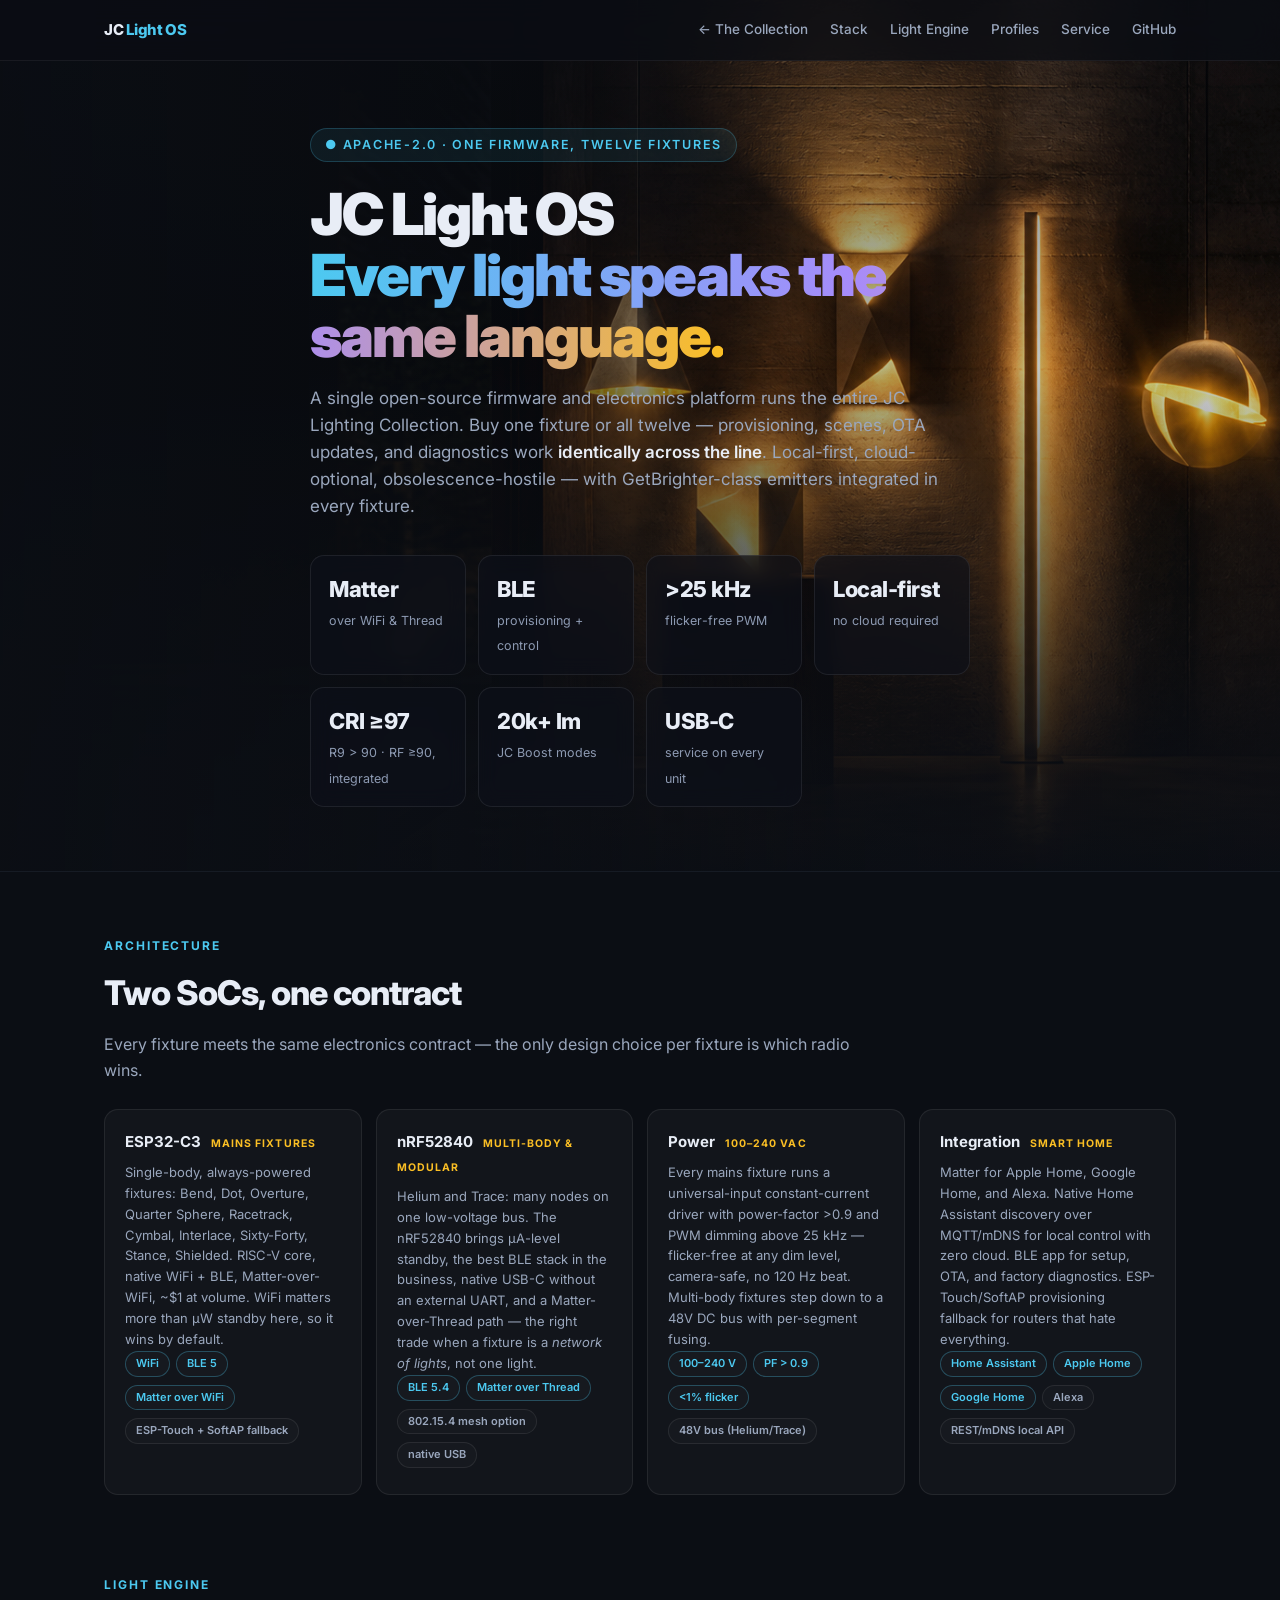
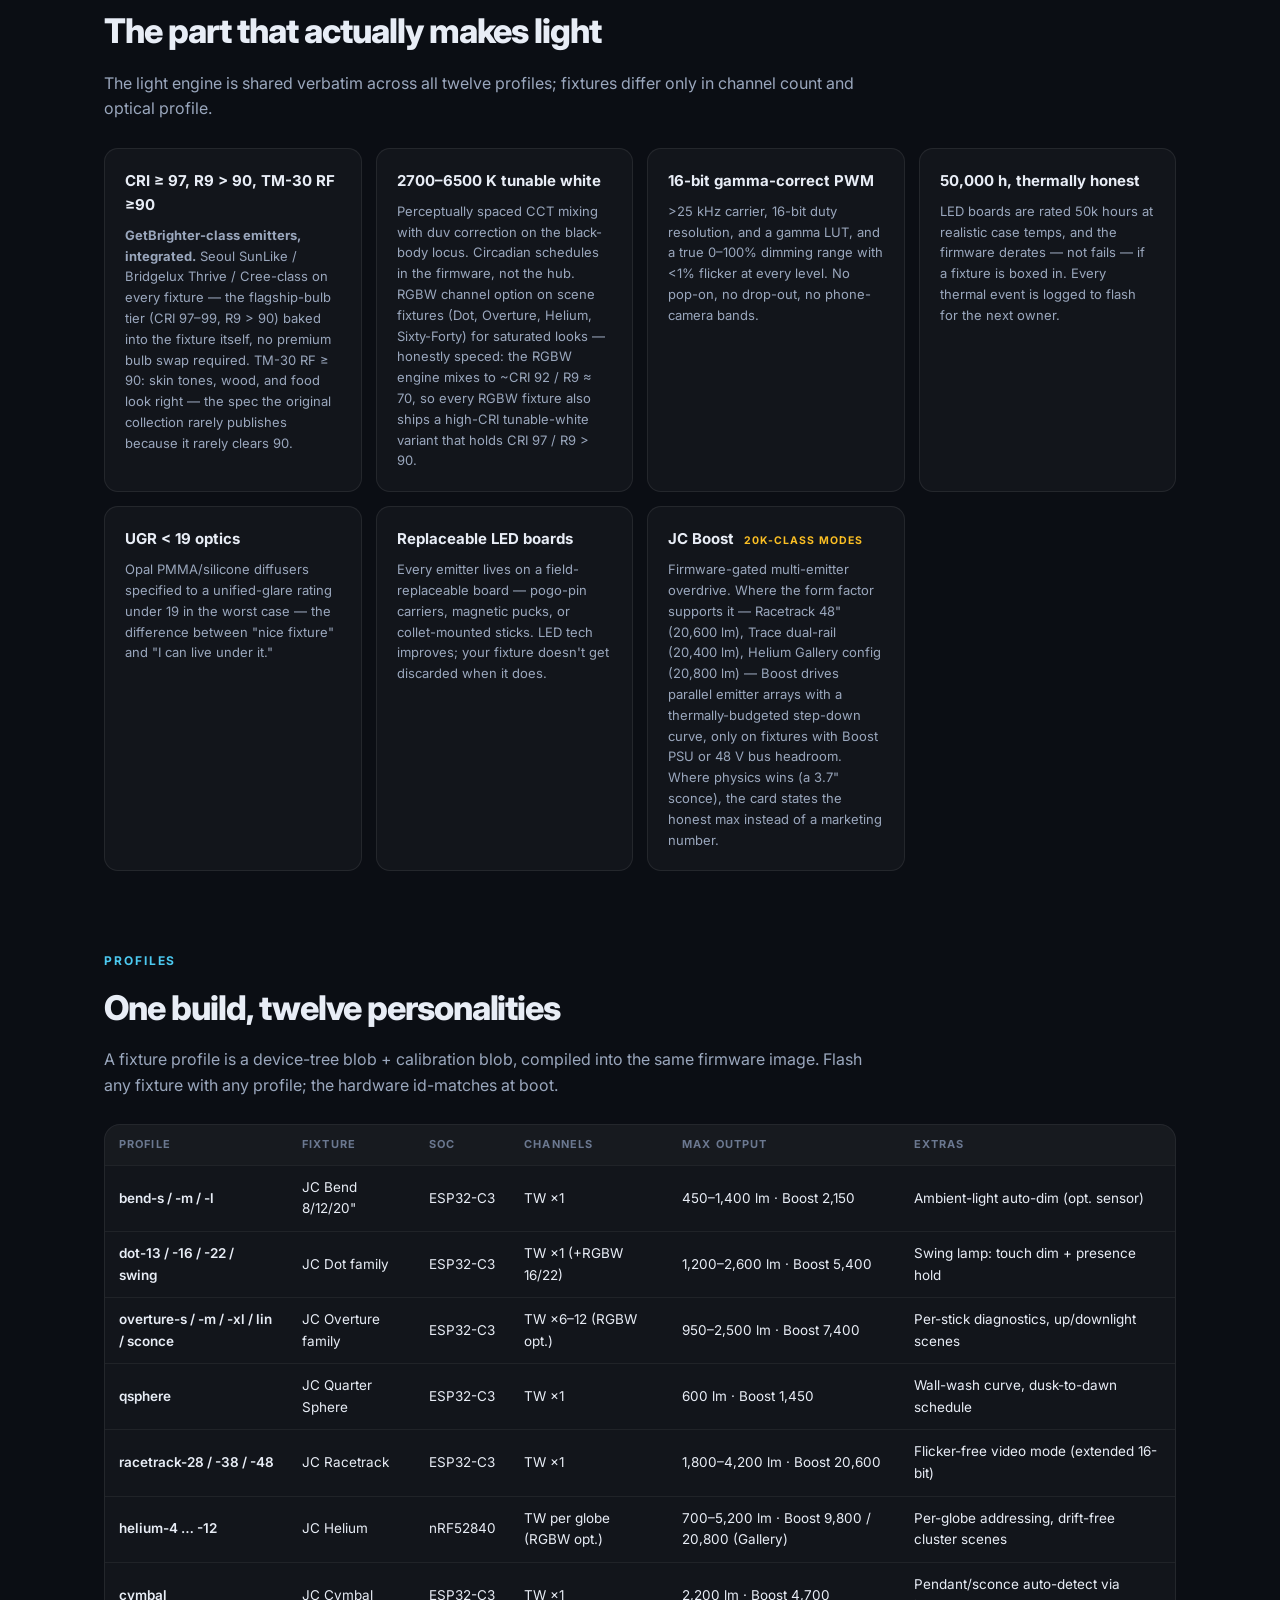
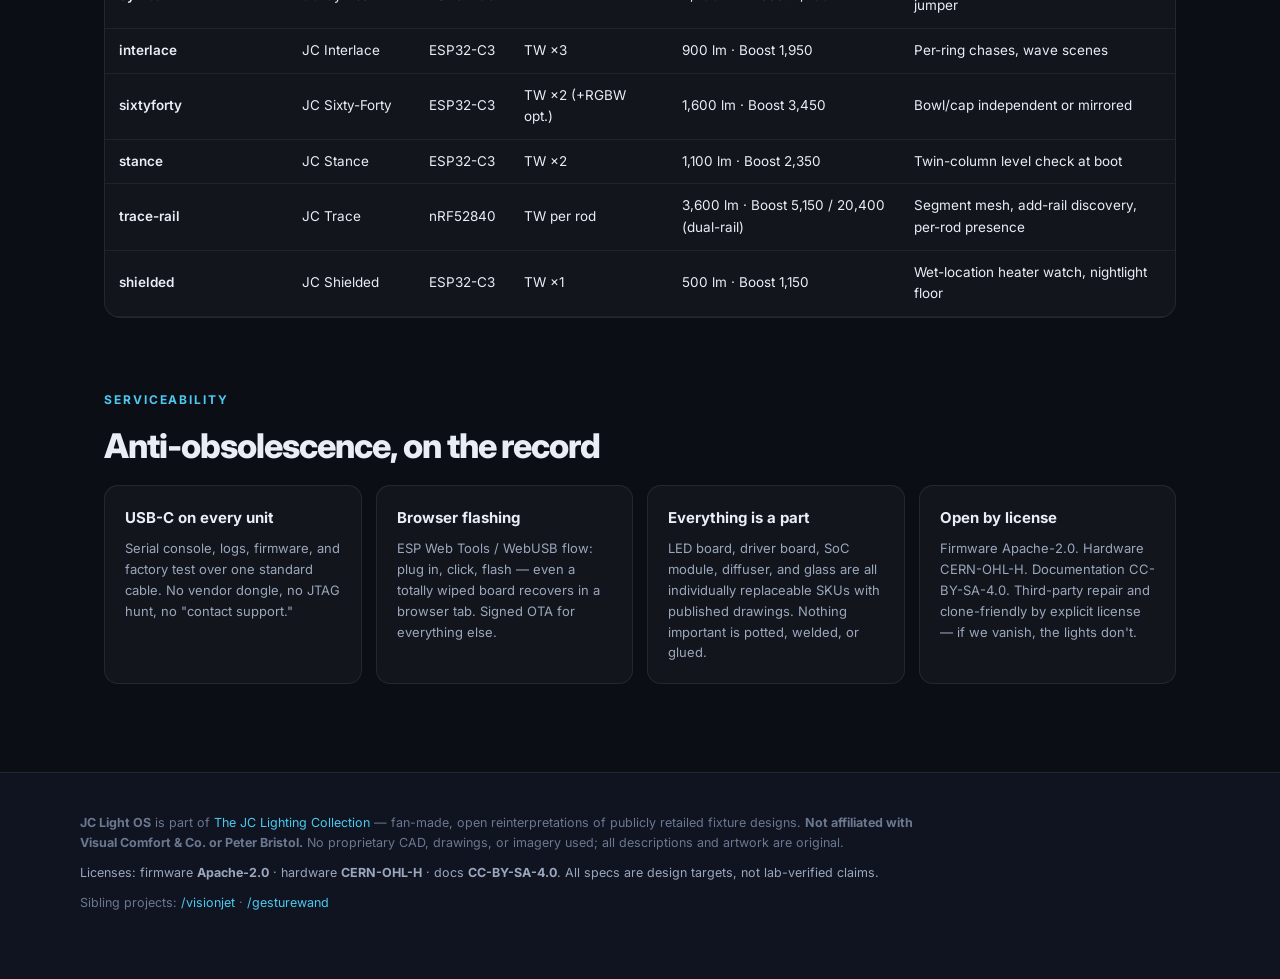
<file: lightos.html>
<!DOCTYPE html>
<html lang="en">
<head>
<meta charset="UTF-8">
<meta name="viewport" content="width=device-width, initial-scale=1.0">
<title>JC Light OS — one firmware for the whole JC Lighting Collection</title>
<meta name="description" content="JC Light OS: the unified open-source lighting platform behind the JC Lighting Collection. Matter, BLE, WiFi, flicker-free dimming, tunable white + RGBW, replaceable LED boards, anti-obsolescence by design.">
<link rel="icon" type="image/png" href="favicon.png">
<meta property="og:title" content="JC Light OS — one firmware for the whole JC Lighting Collection">
<meta property="og:description" content="Matter, BLE, WiFi, flicker-free 0–100% dimming, JC Boost, replaceable LED boards — the open-source lighting platform behind the JC Lighting Collection.">
<meta property="og:image" content="https://jerbotclaw-max.github.io/jc-lighting/hero.png">
<meta property="og:url" content="https://jerbotclaw-max.github.io/jc-lighting/lightos.html">
<meta name="twitter:card" content="summary_large_image">
<meta name="twitter:image" content="https://jerbotclaw-max.github.io/jc-lighting/hero.png">
<link rel="preconnect" href="https://fonts.googleapis.com">
<link rel="preconnect" href="https://fonts.gstatic.com" crossorigin>
<link href="https://fonts.googleapis.com/css2?family=Inter:wght@400;500;600;700;800;900&display=swap" rel="stylesheet">
<link rel="stylesheet" href="styles.css">
</head>
<body>

<nav>
  <div class="nav-inner">
    <div class="nav-brand">JC <span>Light OS</span></div>
    <div class="nav-links">
      <a href="index.html">← The Collection</a>
      <a href="#stack">Stack</a>
      <a href="#engine">Light Engine</a>
      <a href="#profiles">Profiles</a>
      <a href="#service">Service</a>
      <a href="https://github.com/jerbotclaw-max/jc-lighting">GitHub</a>
    </div>
  </div>
</nav>

<header class="hero-photo">
  <img class="hero-img" src="hero.png" alt="Dark architectural interior with five glowing geometric JC fixtures">
  <div class="hero-overlay"></div>
  <div class="hero-inner">
    <div class="hero-kicker">● Apache-2.0 · one firmware, twelve fixtures</div>
    <h1>JC Light OS<br><span class="grad">Every light speaks the same language.</span></h1>
    <p class="hero-sub">A single open-source firmware and electronics platform runs the entire JC Lighting Collection. Buy one fixture or all twelve — provisioning, scenes, OTA updates, and diagnostics work <strong>identically across the line</strong>. Local-first, cloud-optional, obsolescence-hostile — with GetBrighter-class emitters integrated in every fixture.</p>
    <div class="stat-grid">
      <div class="stat"><b>Matter</b><span>over WiFi &amp; Thread</span></div>
      <div class="stat"><b>BLE</b><span>provisioning + control</span></div>
      <div class="stat"><b>&gt;25 kHz</b><span>flicker-free PWM</span></div>
      <div class="stat"><b>Local-first</b><span>no cloud required</span></div>
      <div class="stat"><b>CRI ≥97</b><span>R9 &gt; 90 · RF ≥90, integrated</span></div><div class="stat"><b>20k+ lm</b><span>JC Boost modes</span></div><div class="stat"><b>USB-C</b><span>service on every unit</span></div>
    </div>
  </div>
</header>

<section id="stack">
  <div class="kicker">Architecture</div>
  <h2>Two SoCs, one contract</h2>
  <p class="section-sub">Every fixture meets the same electronics contract — the only design choice per fixture is which radio wins.</p>
  <div class="os-grid">
    <div class="os-card">
      <h3>ESP32-C3 <span class="tag">mains fixtures</span></h3>
      <p>Single-body, always-powered fixtures: Bend, Dot, Overture, Quarter Sphere, Racetrack, Cymbal, Interlace, Sixty-Forty, Stance, Shielded. RISC-V core, native WiFi + BLE, Matter-over-WiFi, ~$1 at volume. WiFi matters more than µW standby here, so it wins by default.</p>
      <div>
        <span class="chip on">WiFi</span><span class="chip on">BLE 5</span><span class="chip on">Matter over WiFi</span><span class="chip">ESP-Touch + SoftAP fallback</span>
      </div>
    </div>
    <div class="os-card">
      <h3>nRF52840 <span class="tag">multi-body &amp; modular</span></h3>
      <p>Helium and Trace: many nodes on one low-voltage bus. The nRF52840 brings µA-level standby, the best BLE stack in the business, native USB-C without an external UART, and a Matter-over-Thread path — the right trade when a fixture is a <em>network of lights</em>, not one light.</p>
      <div>
        <span class="chip on">BLE 5.4</span><span class="chip on">Matter over Thread</span><span class="chip">802.15.4 mesh option</span><span class="chip">native USB</span>
      </div>
    </div>
    <div class="os-card">
      <h3>Power <span class="tag">100–240 VAC</span></h3>
      <p>Every mains fixture runs a universal-input constant-current driver with power-factor &gt;0.9 and PWM dimming above 25 kHz — flicker-free at any dim level, camera-safe, no 120 Hz beat. Multi-body fixtures step down to a 48V DC bus with per-segment fusing.</p>
      <div>
        <span class="chip on">100–240 V</span><span class="chip on">PF &gt; 0.9</span><span class="chip on">&lt;1% flicker</span><span class="chip">48V bus (Helium/Trace)</span>
      </div>
    </div>
    <div class="os-card">
      <h3>Integration <span class="tag">smart home</span></h3>
      <p>Matter for Apple Home, Google Home, and Alexa. Native Home Assistant discovery over MQTT/mDNS for local control with zero cloud. BLE app for setup, OTA, and factory diagnostics. ESP-Touch/SoftAP provisioning fallback for routers that hate everything.</p>
      <div>
        <span class="chip on">Home Assistant</span><span class="chip on">Apple Home</span><span class="chip on">Google Home</span><span class="chip">Alexa</span><span class="chip">REST/mDNS local API</span>
      </div>
    </div>
  </div>
</section>

<section id="engine">
  <div class="kicker">Light Engine</div>
  <h2>The part that actually makes light</h2>
  <p class="section-sub">The light engine is shared verbatim across all twelve profiles; fixtures differ only in channel count and optical profile.</p>
  <div class="os-grid">
    <div class="os-card">
      <h3>CRI ≥ 97, R9 &gt; 90, TM-30 RF ≥90</h3>
      <p><b>GetBrighter-class emitters, integrated.</b> Seoul SunLike / Bridgelux Thrive / Cree-class on every fixture — the flagship-bulb tier (CRI 97–99, R9 &gt; 90) baked into the fixture itself, no premium bulb swap required. TM-30 RF ≥ 90: skin tones, wood, and food look right — the spec the original collection rarely publishes because it rarely clears 90.</p>
    </div>
    <div class="os-card">
      <h3>2700–6500 K tunable white</h3>
      <p>Perceptually spaced CCT mixing with duv correction on the black-body locus. Circadian schedules in the firmware, not the hub. RGBW channel option on scene fixtures (Dot, Overture, Helium, Sixty-Forty) for saturated looks — honestly speced: the RGBW engine mixes to ~CRI 92 / R9 ≈ 70, so every RGBW fixture also ships a high-CRI tunable-white variant that holds CRI 97 / R9 &gt; 90.</p>
    </div>
    <div class="os-card">
      <h3>16-bit gamma-correct PWM</h3>
      <p>&gt;25 kHz carrier, 16-bit duty resolution, and a gamma LUT, and a true 0–100% dimming range with &lt;1% flicker at every level. No pop-on, no drop-out, no phone-camera bands.</p>
    </div>
    <div class="os-card">
      <h3>50,000 h, thermally honest</h3>
      <p>LED boards are rated 50k hours at realistic case temps, and the firmware derates — not fails — if a fixture is boxed in. Every thermal event is logged to flash for the next owner.</p>
    </div>
    <div class="os-card">
      <h3>UGR &lt; 19 optics</h3>
      <p>Opal PMMA/silicone diffusers specified to a unified-glare rating under 19 in the worst case — the difference between "nice fixture" and "I can live under it."</p>
    </div>
    <div class="os-card">
      <h3>Replaceable LED boards</h3>
      <p>Every emitter lives on a field-replaceable board — pogo-pin carriers, magnetic pucks, or collet-mounted sticks. LED tech improves; your fixture doesn't get discarded when it does.</p>
    </div>
    <div class="os-card">
      <h3>JC Boost <span class="tag">20k-class modes</span></h3>
      <p>Firmware-gated multi-emitter overdrive. Where the form factor supports it — Racetrack 48" (20,600 lm), Trace dual-rail (20,400 lm), Helium Gallery config (20,800 lm) — Boost drives parallel emitter arrays with a thermally-budgeted step-down curve, only on fixtures with Boost PSU or 48 V bus headroom. Where physics wins (a 3.7" sconce), the card states the honest max instead of a marketing number.</p>
    </div>
  </div>
</section>

<section id="profiles">
  <div class="kicker">Profiles</div>
  <h2>One build, twelve personalities</h2>
  <p class="section-sub">A fixture profile is a device-tree blob + calibration blob, compiled into the same firmware image. Flash any fixture with any profile; the hardware id-matches at boot.</p>
  <div class="table-wrap">
  <table class="profiles">
    <thead><tr><th>Profile</th><th>Fixture</th><th>SoC</th><th>Channels</th><th>Max output</th><th>Extras</th></tr></thead>
    <tbody>
      <tr><td><span class="name">bend-s / -m / -l</span></td><td>JC Bend 8/12/20"</td><td>ESP32-C3</td><td>TW ×1</td><td>450–1,400 lm · Boost 2,150</td><td>Ambient-light auto-dim (opt. sensor)</td></tr>
      <tr><td><span class="name">dot-13 / -16 / -22 / swing</span></td><td>JC Dot family</td><td>ESP32-C3</td><td>TW ×1 (+RGBW 16/22)</td><td>1,200–2,600 lm · Boost 5,400</td><td>Swing lamp: touch dim + presence hold</td></tr>
      <tr><td><span class="name">overture-s / -m / -xl / lin / sconce</span></td><td>JC Overture family</td><td>ESP32-C3</td><td>TW ×6–12 (RGBW opt.)</td><td>950–2,500 lm · Boost 7,400</td><td>Per-stick diagnostics, up/downlight scenes</td></tr>
      <tr><td><span class="name">qsphere</span></td><td>JC Quarter Sphere</td><td>ESP32-C3</td><td>TW ×1</td><td>600 lm · Boost 1,450</td><td>Wall-wash curve, dusk-to-dawn schedule</td></tr>
      <tr><td><span class="name">racetrack-28 / -38 / -48</span></td><td>JC Racetrack</td><td>ESP32-C3</td><td>TW ×1</td><td>1,800–4,200 lm · Boost 20,600</td><td>Flicker-free video mode (extended 16-bit)</td></tr>
      <tr><td><span class="name">helium-4 … -12</span></td><td>JC Helium</td><td>nRF52840</td><td>TW per globe (RGBW opt.)</td><td>700–5,200 lm · Boost 9,800 / 20,800 (Gallery)</td><td>Per-globe addressing, drift-free cluster scenes</td></tr>
      <tr><td><span class="name">cymbal</span></td><td>JC Cymbal</td><td>ESP32-C3</td><td>TW ×1</td><td>2,200 lm · Boost 4,700</td><td>Pendant/sconce auto-detect via jumper</td></tr>
      <tr><td><span class="name">interlace</span></td><td>JC Interlace</td><td>ESP32-C3</td><td>TW ×3</td><td>900 lm · Boost 1,950</td><td>Per-ring chases, wave scenes</td></tr>
      <tr><td><span class="name">sixtyforty</span></td><td>JC Sixty-Forty</td><td>ESP32-C3</td><td>TW ×2 (+RGBW opt.)</td><td>1,600 lm · Boost 3,450</td><td>Bowl/cap independent or mirrored</td></tr>
      <tr><td><span class="name">stance</span></td><td>JC Stance</td><td>ESP32-C3</td><td>TW ×2</td><td>1,100 lm · Boost 2,350</td><td>Twin-column level check at boot</td></tr>
      <tr><td><span class="name">trace-rail</span></td><td>JC Trace</td><td>nRF52840</td><td>TW per rod</td><td>3,600 lm · Boost 5,150 / 20,400 (dual-rail)</td><td>Segment mesh, add-rail discovery, per-rod presence</td></tr>
      <tr><td><span class="name">shielded</span></td><td>JC Shielded</td><td>ESP32-C3</td><td>TW ×1</td><td>500 lm · Boost 1,150</td><td>Wet-location heater watch, nightlight floor</td></tr>
    </tbody>
  </table>
  </div>
</section>

<section id="service">
  <div class="kicker">Serviceability</div>
  <h2>Anti-obsolescence, on the record</h2>
  <div class="os-grid">
    <div class="os-card">
      <h3>USB-C on every unit</h3>
      <p>Serial console, logs, firmware, and factory test over one standard cable. No vendor dongle, no JTAG hunt, no "contact support."</p>
    </div>
    <div class="os-card">
      <h3>Browser flashing</h3>
      <p>ESP Web Tools / WebUSB flow: plug in, click, flash — even a totally wiped board recovers in a browser tab. Signed OTA for everything else.</p>
    </div>
    <div class="os-card">
      <h3>Everything is a part</h3>
      <p>LED board, driver board, SoC module, diffuser, and glass are all individually replaceable SKUs with published drawings. Nothing important is potted, welded, or glued.</p>
    </div>
    <div class="os-card">
      <h3>Open by license</h3>
      <p>Firmware Apache-2.0. Hardware CERN-OHL-H. Documentation CC-BY-SA-4.0. Third-party repair and clone-friendly by explicit license — if we vanish, the lights don't.</p>
    </div>
  </div>
</section>

<footer>
  <div class="foot-inner">
    <p><b>JC Light OS</b> is part of <a href="index.html">The JC Lighting Collection</a> — fan-made, open reinterpretations of publicly retailed fixture designs. <b>Not affiliated with Visual Comfort &amp; Co. or Peter Bristol.</b> No proprietary CAD, drawings, or imagery used; all descriptions and artwork are original.</p>
    <p class="lic">Licenses: firmware <b>Apache-2.0</b> · hardware <b>CERN-OHL-H</b> · docs <b>CC-BY-SA-4.0</b>. All specs are design targets, not lab-verified claims.</p>
    <p>Sibling projects: <a href="https://jerbotclaw-max.github.io/visionjet/">/visionjet</a> · <a href="https://jerbotclaw-max.github.io/gesturewand/">/gesturewand</a></p>
  </div>
</footer>

</body>
</html>
</file>
<file: styles.css>
:root{
  --bg:#0b0e14;
  --bg2:#0f1420;
  --card:rgba(255,255,255,.03);
  --card-border:rgba(255,255,255,.08);
  --text:#e8edf6;
  --muted:#9aa7bd;
  --faint:#6b7890;
  --accent:#4cc9f0;
  --accent2:#3b82f6;
  --gold:#fbbf24;
  --green:#34d399;
  --red:#f87171;
  --maxw:1120px;
}
*{margin:0;padding:0;box-sizing:border-box}
html{scroll-behavior:smooth}
body{
  background:var(--bg);
  color:var(--text);
  font-family:'Inter',-apple-system,BlinkMacSystemFont,'Segoe UI',Roboto,sans-serif;
  line-height:1.6;
  -webkit-font-smoothing:antialiased;
}
a{color:var(--accent);text-decoration:none;transition:color .15s}
a:hover{color:#7fdcff}

/* ---------- Nav ---------- */
nav{
  position:fixed;top:0;left:0;right:0;z-index:100;
  background:rgba(11,14,20,.78);
  backdrop-filter:blur(14px);-webkit-backdrop-filter:blur(14px);
  border-bottom:1px solid rgba(255,255,255,.06);
}
.nav-inner{
  max-width:var(--maxw);margin:0 auto;padding:0 24px;
  display:flex;align-items:center;justify-content:space-between;height:60px;
}
.nav-brand{font-weight:800;font-size:15px;color:var(--text);letter-spacing:-.02em;white-space:nowrap}
.nav-brand span{color:var(--accent)}
.nav-links{display:flex;gap:22px;overflow-x:auto;-webkit-overflow-scrolling:touch;scrollbar-width:none}
.nav-links::-webkit-scrollbar{display:none}
.nav-links a{color:var(--muted);font-size:13.5px;font-weight:500;white-space:nowrap}
.nav-links a:hover{color:var(--text)}
@media(max-width:720px){.nav-brand span{display:none}.nav-links{gap:16px}}

/* ---------- Hero ---------- */
header{
  position:relative;
  overflow:hidden;
  background:
    radial-gradient(90% 70% at 70% -10%, rgba(76,201,240,.10) 0%, rgba(11,14,20,0) 60%),
    radial-gradient(60% 55% at 12% 8%, rgba(59,130,246,.10) 0%, rgba(11,14,20,0) 55%),
    var(--bg);
  border-bottom:1px solid rgba(255,255,255,.05);
}
.hero-inner{max-width:var(--maxw);margin:0 auto;padding:128px 24px 64px}
.hero-kicker{
  display:inline-flex;align-items:center;gap:8px;
  font-size:12.5px;font-weight:600;letter-spacing:.14em;text-transform:uppercase;
  color:var(--accent);
  background:rgba(76,201,240,.08);
  border:1px solid rgba(76,201,240,.22);
  border-radius:999px;padding:6px 14px;margin-bottom:22px;
}
h1{
  font-size:clamp(36px,6.5vw,58px);
  font-weight:900;letter-spacing:-.035em;line-height:1.05;
  margin-bottom:18px;
}
h1 .grad{
  background:linear-gradient(90deg,#4cc9f0,#a78bfa 55%,#fbbf24);
  -webkit-background-clip:text;background-clip:text;color:transparent;
}
.hero-sub{max-width:760px;color:var(--muted);font-size:17px;margin-bottom:34px}
.hero-sub strong{color:var(--text);font-weight:600}
.stat-grid{display:grid;grid-template-columns:repeat(auto-fit,minmax(150px,1fr));gap:12px}
.stat{
  background:var(--card);border:1px solid var(--card-border);
  border-radius:14px;padding:16px 18px;
}
.stat b{display:block;font-size:22px;font-weight:800;letter-spacing:-.02em;color:var(--text)}
.stat span{font-size:12.5px;color:var(--faint)}
@media(max-width:640px){
  .hero-inner{padding:104px 20px 48px}
  h1{font-size:clamp(34px,10.5vw,44px)}
}

/* ---------- Sections ---------- */
section{max-width:var(--maxw);margin:0 auto;padding:64px 24px 8px}
.kicker{
  font-size:12px;font-weight:700;letter-spacing:.16em;text-transform:uppercase;
  color:var(--accent);margin-bottom:10px;
}
h2{font-size:clamp(24px,3.6vw,34px);font-weight:800;letter-spacing:-.03em;margin-bottom:12px}
.section-sub{color:var(--muted);max-width:780px;margin-bottom:26px}

/* ---------- Comparison table ---------- */
.table-wrap{overflow-x:auto;border:1px solid var(--card-border);border-radius:16px;background:var(--card)}
table{width:100%;border-collapse:collapse;font-size:13.5px;min-width:760px}
th,td{padding:11px 14px;text-align:left;border-bottom:1px solid rgba(255,255,255,.06);white-space:nowrap}
thead th{
  font-size:11px;letter-spacing:.1em;text-transform:uppercase;color:var(--faint);
  background:rgba(255,255,255,.02);position:sticky;top:0;
}
tbody tr:hover{background:rgba(76,201,240,.04)}
td .name{font-weight:600;color:var(--text)}
table.profiles{min-width:0}
table.profiles th,table.profiles td{white-space:normal}
td .jc{font-weight:700;color:var(--accent)}
td .them{color:var(--muted)}
.save{color:var(--green);font-weight:700}
.note{font-size:12px;color:var(--faint);margin-top:10px}

/* ---------- Fixture cards ---------- */
.fixture{
  display:grid;grid-template-columns:290px 1fr;gap:0;
  background:var(--card);border:1px solid var(--card-border);
  border-radius:18px;overflow:hidden;margin-bottom:26px;
}
.fixture-media{
  display:flex;align-items:center;justify-content:center;
  background:linear-gradient(160deg, rgba(76,201,240,.05), rgba(59,130,246,.03) 60%, rgba(11,14,20,0));
  border-right:1px solid var(--card-border);
  padding:18px;
}
.fixture-media svg{width:100%;max-width:250px;height:auto;display:block}
.fixture-body{padding:24px 26px 22px;min-width:0}
.fixture-head{display:flex;flex-wrap:wrap;align-items:baseline;justify-content:space-between;gap:8px;margin-bottom:4px}
.fixture-head h3{font-size:21px;font-weight:800;letter-spacing:-.02em}
.fixture-orig{display:block;font-size:12px;color:var(--faint);font-weight:500;margin-top:2px}
.price-row{display:flex;align-items:center;gap:10px;font-size:13px;white-space:nowrap}
.price-them{color:var(--muted)}
.price-row .arrow{color:var(--faint)}
.price-jc{color:var(--green);font-weight:800;font-size:14.5px}
.fixture-desc{color:var(--muted);font-size:14px;margin:8px 0 14px}
.cols{display:grid;grid-template-columns:1.15fr 1fr;gap:18px;margin-bottom:14px}
@media(max-width:900px){.fixture{grid-template-columns:1fr}.fixture-media{border-right:0;border-bottom:1px solid var(--card-border)}.fixture-media svg{max-width:190px}}
@media(max-width:640px){.cols{grid-template-columns:1fr}}
.cols h4{
  font-size:11px;letter-spacing:.14em;text-transform:uppercase;color:var(--accent);
  margin-bottom:8px;font-weight:700;
}
.cols ul{list-style:none}
.cols li{
  font-size:13px;color:var(--muted);padding-left:16px;position:relative;margin-bottom:5px;
}
.cols li::before{content:"›";position:absolute;left:0;color:var(--accent);font-weight:700}
.cols li b{color:var(--text);font-weight:600}
.specs li::before{content:"◆";font-size:9px;top:1px}

/* ---------- BOM tables ---------- */
.bom{min-width:0;font-size:12.5px;border:1px solid var(--card-border);border-radius:12px;overflow:hidden}
.bom th,.bom td{padding:7px 12px;white-space:normal}
.bom td:last-child,.bom th:last-child{text-align:right}
.bom tbody tr:last-child td{border-bottom:0}
.bom tfoot td{
  font-weight:800;color:var(--text);background:rgba(76,201,240,.06);
  border-bottom:0;border-top:1px solid var(--card-border);
}
.bom .kit td{color:var(--green)}

/* ---------- Light OS ---------- */
.os-grid{display:grid;grid-template-columns:repeat(auto-fit,minmax(250px,1fr));gap:14px;margin-bottom:8px}
.os-card{
  background:var(--card);border:1px solid var(--card-border);
  border-radius:14px;padding:20px;
}
.os-card h3{font-size:15px;font-weight:700;margin-bottom:8px}
.os-card h3 .tag{font-size:10.5px;color:var(--gold);letter-spacing:.1em;text-transform:uppercase;margin-left:6px}
.os-card p{font-size:13px;color:var(--muted)}
.chip{
  display:inline-block;font-size:11px;font-weight:600;
  border:1px solid var(--card-border);border-radius:999px;
  padding:3px 10px;color:var(--muted);margin:0 6px 6px 0;background:rgba(255,255,255,.02);
}
.chip.on{color:var(--accent);border-color:rgba(76,201,240,.3)}

/* ---------- Photo hero ---------- */
header.hero-photo{position:relative;min-height:92vh;display:flex;align-items:flex-end;background:#0a0f18;overflow:hidden}
.hero-img{position:absolute;inset:0;width:100%;height:100%;object-fit:cover;object-position:center 45%;opacity:.96;filter:brightness(1.05) contrast(1.05) saturate(1.04)}
.hero-overlay{position:absolute;inset:0;background:
  linear-gradient(90deg, rgba(11,14,20,.93) 0%, rgba(11,14,20,.68) 34%, rgba(11,14,20,.24) 64%, rgba(11,14,20,.10) 100%),
  linear-gradient(180deg, rgba(11,14,20,.42) 0%, rgba(11,14,20,.05) 42%, rgba(11,14,20,.84) 86%, var(--bg) 100%)}
.hero-photo .hero-inner{position:relative;z-index:2}
.hero-photo h1,.hero-photo .hero-sub{max-width:660px}
.hero-photo .stat{background:rgba(13,17,26,.62);backdrop-filter:blur(10px);-webkit-backdrop-filter:blur(10px)}
.hero-photo .stat span{color:#8d9ab2}
@media(max-width:900px){
  .hero-photo{min-height:80vh}
  .hero-overlay{background:
    linear-gradient(90deg, rgba(11,14,20,.9) 0%, rgba(11,14,20,.55) 55%, rgba(11,14,20,.3) 100%),
    linear-gradient(180deg, rgba(11,14,20,.45) 0%, rgba(11,14,20,.1) 38%, rgba(11,14,20,.9) 82%, var(--bg) 100%)}
  .hero-photo h1,.hero-photo .hero-sub{max-width:none}
}

/* ---------- Lit-object glow ---------- */
.fixture-media svg{filter:drop-shadow(0 0 9px rgba(76,201,240,.38)) drop-shadow(0 0 28px rgba(76,201,240,.16))}
.fixture{transition:border-color .25s ease, box-shadow .25s ease}
.fixture:hover{border-color:rgba(76,201,240,.32);box-shadow:0 10px 44px rgba(76,201,240,.13), 0 0 0 1px rgba(76,201,240,.10)}

/* ---------- Footer ---------- */
footer{
  border-top:1px solid var(--card-border);
  margin-top:72px;padding:40px 24px 56px;
  background:var(--bg2);
}
.foot-inner{max-width:var(--maxw);margin:0 auto}
.foot-inner p{font-size:12.5px;color:var(--faint);max-width:860px;margin-bottom:10px}
.foot-inner .lic{color:var(--muted)}
.foot-inner a{color:var(--accent)}
</file>
